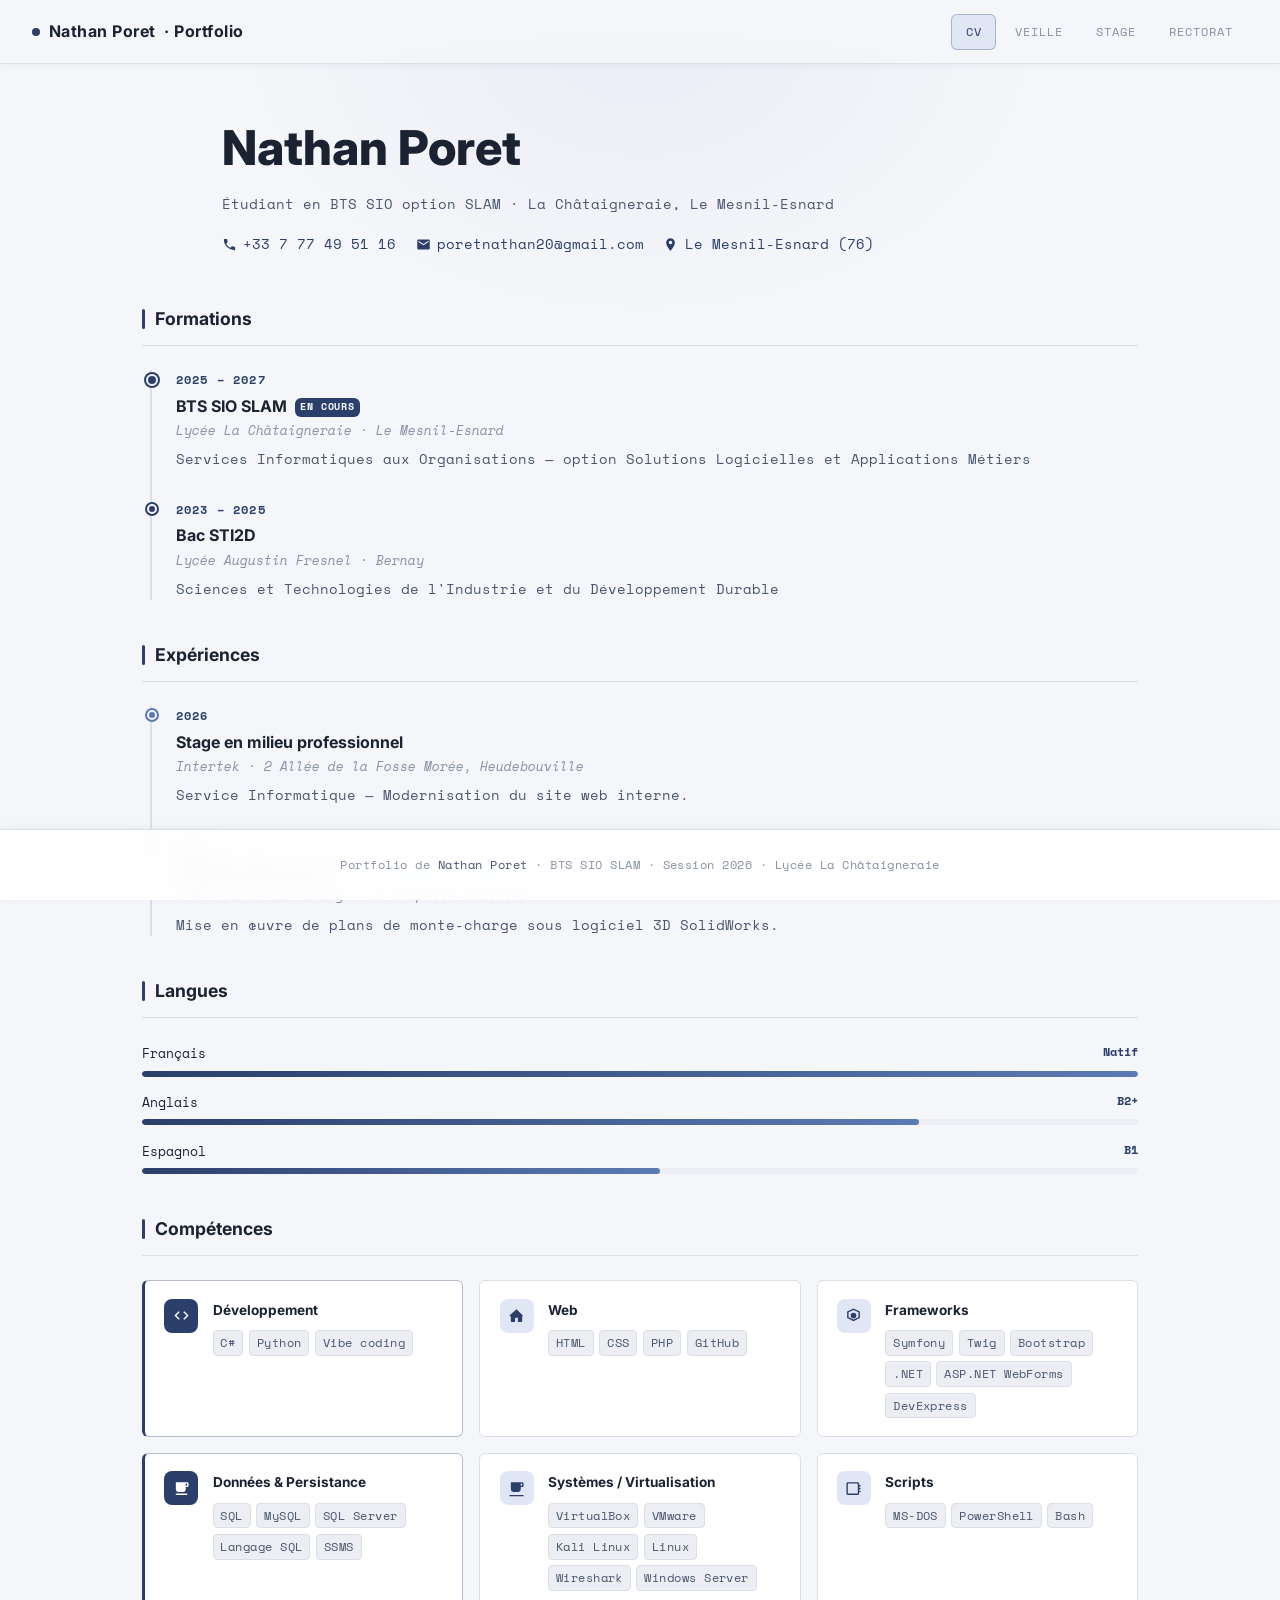
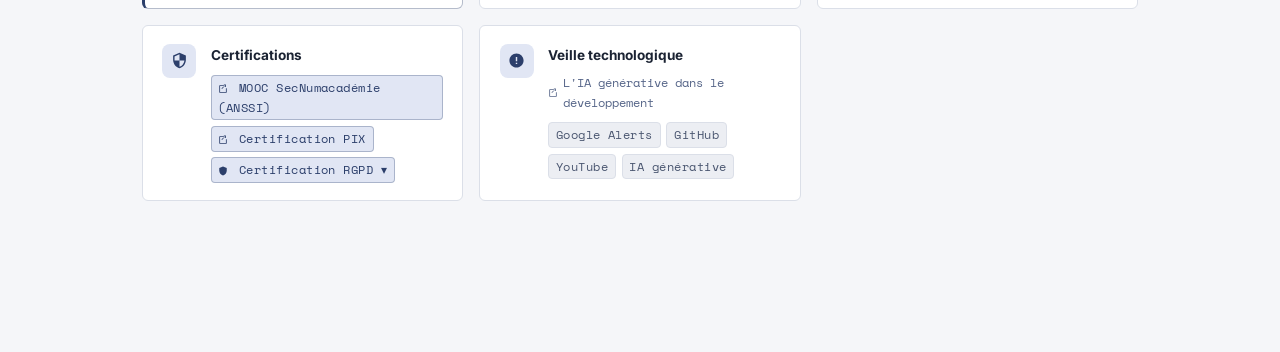
<file: index.html>
<!DOCTYPE html>
<html lang="fr">
<head>
  <meta charset="UTF-8" />
  <meta name="viewport" content="width=device-width, initial-scale=1.0" />
  <title>CV · Nathan Poret</title>
  <link rel="stylesheet" href="style.css" />
  <style>
    .rgpd-tag { position: relative; cursor: pointer; user-select: none; }
    .rgpd-dropdown {
      display: none;
      position: absolute;
      top: calc(100% + 8px);
      left: 0;
      background: var(--accent-light, #d4e8d6);
      border: 1px solid rgba(61,92,65,.25);
      border-radius: 8px;
      padding: .4rem 0;
      z-index: 999;
      min-width: 260px;
      box-shadow: 0 8px 24px rgba(61,92,65,.15);
      white-space: nowrap;
    }
    .rgpd-dropdown.open { display: block; }
    .rgpd-arrow { display: inline-block; transition: transform .25s ease; }
    .rgpd-tag.open .rgpd-arrow { transform: rotate(180deg); }
    .rgpd-dropdown a {
      display: block;
      padding: .5rem 1rem;
      font-size: .78rem;
      color: var(--accent, #3d5c41);
      text-decoration: none;
      font-weight: 500;
      transition: background .15s;
    }
    .rgpd-dropdown a:hover {
      background: rgba(61,92,65,.12);
      color: var(--accent, #3d5c41);
    }
    .hero-contact {
      display: flex;
      flex-wrap: wrap;
      gap: 1.2rem;
      margin-top: 1rem;
    }
    .hero-contact-item {
      display: inline-flex;
      align-items: center;
      gap: .4rem;
      font-size: .85rem;
      color: var(--accent, #3d5c41);
      text-decoration: none;
      font-weight: 500;
    }
    .hero-contact-item svg {
      width: 15px;
      height: 15px;
      fill: currentColor;
      flex-shrink: 0;
    }
    .cv-grid {
      grid-template-columns: 1fr;
    }
  </style>
</head>
<body>

<nav>
  <a href="index.html" class="nav-brand">
    <span class="nav-dot"></span>
    Nathan Poret<span class="nav-brand-full"> · Portfolio</span>
  </a>
  <div class="nav-links">
    <a href="index.html"    class="nav-link active">CV</a>
    <a href="veille.html"   class="nav-link">Veille</a>
    <a href="stage.html"    class="nav-link">Stage</a>
    <a href="rectorat.html" class="nav-link">Rectorat</a>
  </div>
</nav>

<!-- HERO -->
<div class="page-hero">
  <h1>Nathan Poret</h1>
  <p>Étudiant en BTS SIO option SLAM · La Châtaigneraie, <span style="white-space:nowrap">Le Mesnil-Esnard</span></p>
  <div class="hero-contact">
    <a href="tel:+33777495116" class="hero-contact-item">
      <svg viewBox="0 0 24 24"><path d="M6.62 10.79a15.05 15.05 0 006.59 6.59l2.2-2.2a1 1 0 011.01-.24c1.12.37 2.33.57 3.58.57a1 1 0 011 1V20a1 1 0 01-1 1A17 17 0 013 4a1 1 0 011-1h3.5a1 1 0 011 1c0 1.25.2 2.46.57 3.58a1 1 0 01-.25 1.01l-2.2 2.2z"/></svg>
      +33 7 77 49 51 16
    </a>
    <a href="mailto:poretnathan20@gmail.com" class="hero-contact-item">
      <svg viewBox="0 0 24 24"><path d="M20 4H4c-1.1 0-2 .9-2 2v12c0 1.1.9 2 2 2h16c1.1 0 2-.9 2-2V6c0-1.1-.9-2-2-2zm0 4l-8 5-8-5V6l8 5 8-5v2z"/></svg>
      poretnathan20@gmail.com
    </a>
    <span class="hero-contact-item">
      <svg viewBox="0 0 24 24"><path d="M12 2C8.13 2 5 5.13 5 9c0 5.25 7 13 7 13s7-7.75 7-13c0-3.87-3.13-7-7-7zm0 9.5A2.5 2.5 0 1112 6a2.5 2.5 0 010 5.5z"/></svg>
      Le Mesnil-Esnard (76)
    </span>
  </div>
</div>

<div class="page-body cv-body">

  <!-- ══ GRILLE PRINCIPALE ══ -->
  <div class="cv-grid">

    <!-- ── COLONNE UNIQUE ── -->
    <main class="cv-main">

      <!-- Formations -->
      <section class="cv-section">
        <h2 class="block-title">Formations</h2>

        <div class="timeline">
          <div class="tl-item tl-item--current">
            <div class="tl-dot"></div>
            <div class="tl-content">
              <div class="tl-period">2025 – 2027</div>
              <div class="tl-title">BTS SIO SLAM<span class="tl-badge-current">En cours</span></div>
              <div class="tl-place">Lycée La Châtaigneraie · Le Mesnil-Esnard</div>
              <p class="tl-desc">Services Informatiques aux Organisations — option Solutions Logicielles et Applications Métiers</p>
            </div>
          </div>
          <div class="tl-item">
            <div class="tl-dot"></div>
            <div class="tl-content">
              <div class="tl-period">2023 – 2025</div>
              <div class="tl-title">Bac STI2D</div>
              <div class="tl-place">Lycée Augustin Fresnel · Bernay</div>
              <p class="tl-desc">Sciences et Technologies de l'Industrie et du Développement Durable</p>
            </div>
          </div>
        </div>
      </section>

      <!-- Expériences -->
      <section class="cv-section">
        <h2 class="block-title">Expériences</h2>

        <div class="timeline">
          <div class="tl-item">
            <div class="tl-dot tl-dot--accent2"></div>
            <div class="tl-content">
              <div class="tl-period">2026</div>
              <div class="tl-title">Stage en milieu professionnel</div>
              <div class="tl-place">Intertek · 2 Allée de la Fosse Morée, Heudebouville</div>
              <p class="tl-desc">Service Informatique — Modernisation du site web interne.</p>
            </div>
          </div>
          <div class="tl-item">
            <div class="tl-dot tl-dot--accent2"></div>
            <div class="tl-content">
              <div class="tl-period">2022</div>
              <div class="tl-title">Stage de découverte</div>
              <div class="tl-place">ETNA France LDT Bourg · La Chapelle Gauthier</div>
              <p class="tl-desc">Mise en œuvre de plans de monte-charge sous logiciel 3D SolidWorks.</p>
            </div>
          </div>
        </div>
      </section>

      <!-- Langues -->
      <section class="cv-section">
        <h2 class="block-title">Langues</h2>

        <div class="lang-item">
          <div class="lang-row">
            <span>Français</span>
            <span class="lang-level">Natif</span>
          </div>
          <div class="bar-wrap"><div class="bar-fill" style="width:100%"></div></div>
        </div>
        <div class="lang-item" style="margin-top:.9rem">
          <div class="lang-row">
            <span>Anglais</span>
            <span class="lang-level">B2+</span>
          </div>
          <div class="bar-wrap"><div class="bar-fill" style="width:78%"></div></div>
        </div>
        <div class="lang-item" style="margin-top:.9rem">
          <div class="lang-row">
            <span>Espagnol</span>
            <span class="lang-level">B1</span>
          </div>
          <div class="bar-wrap"><div class="bar-fill" style="width:52%"></div></div>
        </div>
      </section>

      <!-- Compétences -->
      <section class="cv-section">
        <h2 class="block-title">Compétences</h2>

        <div class="comp-grid">

          <div class="comp-card comp-card--featured">
            <div class="comp-icon">
              <svg viewBox="0 0 24 24"><path d="M9.4 16.6L4.8 12l4.6-4.6L8 6l-6 6 6 6 1.4-1.4zm5.2 0l4.6-4.6-4.6-4.6L16 6l6 6-6 6-1.4-1.4z"/></svg>
            </div>
            <div class="comp-body">
              <div class="comp-title">Développement</div>
              <div class="comp-tags">
                <span class="tag">C#</span>
                <span class="tag">Python</span>
                <span class="tag">Vibe coding</span>
              </div>
            </div>
          </div>

          <div class="comp-card">
            <div class="comp-icon">
              <svg viewBox="0 0 24 24"><path d="M12 3L2 12l1.41 1.41L4 12.83V20a1 1 0 001 1h5v-6h4v6h5a1 1 0 001-1v-7.17l.59.58L21 12z"/></svg>
            </div>
            <div class="comp-body">
              <div class="comp-title">Web</div>
              <div class="comp-tags">
                <span class="tag">HTML</span>
                <span class="tag">CSS</span>
                <span class="tag">PHP</span>
                <span class="tag">GitHub</span>
              </div>
            </div>
          </div>

          <div class="comp-card">
            <div class="comp-icon">
              <svg viewBox="0 0 24 24"><path d="M12 2l9 4.5v9L12 20l-9-4.5v-9L12 2zm0 2.24L5 7.38v7.24l7 3.14 7-3.14V7.38l-7-3.14zM12 8a4 4 0 110 8 4 4 0 010-8z"/></svg>
            </div>
            <div class="comp-body">
              <div class="comp-title">Frameworks</div>
              <div class="comp-tags">
                <span class="tag">Symfony</span>
                <span class="tag">Twig</span>
                <span class="tag">Bootstrap</span>
                <span class="tag">.NET</span>
                <span class="tag">ASP.NET WebForms</span>
                <span class="tag">DevExpress</span>
              </div>
            </div>
          </div>

          <div class="comp-card comp-card--featured">
            <div class="comp-icon">
              <svg viewBox="0 0 24 24"><path d="M20 3H4v10c0 2.21 1.79 4 4 4h6c2.21 0 4-1.79 4-4v-3h2c1.11 0 2-.89 2-2V5c0-1.11-.89-2-2-2zm0 5h-2V5h2v3zM4 19h16v2H4z"/></svg>
            </div>
            <div class="comp-body">
              <div class="comp-title">Données & Persistance</div>
              <div class="comp-tags">
                <span class="tag">SQL</span>
                <span class="tag">MySQL</span>
                <span class="tag">SQL Server</span>
                <span class="tag">Langage SQL</span>
                <span class="tag">SSMS</span>
              </div>
            </div>
          </div>

          <div class="comp-card">
            <div class="comp-icon">
              <svg viewBox="0 0 24 24"><path d="M20 3H4v10c0 2.21 1.79 4 4 4h6c2.21 0 4-1.79 4-4v-3h2c1.11 0 2-.89 2-2V5c0-1.11-.89-2-2-2zm0 5h-2V5h2v3zM2 21h20v2H2z"/></svg>
            </div>
            <div class="comp-body">
              <div class="comp-title">Systèmes / Virtualisation</div>
              <div class="comp-tags">
                <span class="tag">VirtualBox</span>
                <span class="tag">VMware</span>
                <span class="tag">Kali Linux</span>
                <span class="tag">Linux</span>
                <span class="tag">Wireshark</span>
                <span class="tag">Windows Server</span>
              </div>
            </div>
          </div>

          <div class="comp-card">
            <div class="comp-icon">
              <svg viewBox="0 0 24 24"><path d="M22 9V7h-2V5c0-1.1-.9-2-2-2H4c-1.1 0-2 .9-2 2v14c0 1.1.9 2 2 2h14c1.1 0 2-.9 2-2v-2h2v-2h-2v-2h2v-2h-2V9h2zm-4 10H4V5h14v14z"/></svg>
            </div>
            <div class="comp-body">
              <div class="comp-title">Scripts</div>
              <div class="comp-tags">
                <span class="tag">MS-DOS</span>
                <span class="tag">PowerShell</span>
                <span class="tag">Bash</span>
              </div>
            </div>
          </div>

          <div class="comp-card">
            <div class="comp-icon">
              <svg viewBox="0 0 24 24"><path d="M12 1L3 5v6c0 5.55 3.84 10.74 9 12 5.16-1.26 9-6.45 9-12V5l-9-4zm0 10.99h7c-.53 4.12-3.28 7.79-7 8.94V12H5V6.3l7-3.11v8.8z"/></svg>
            </div>
            <div class="comp-body">
              <div class="comp-title">Certifications</div>
              <div class="comp-tags">
                <a href="MoocDeLansiiAttestation.pdf" target="_blank" rel="noopener" class="tag tag--accent tag--link">
                  <svg viewBox="0 0 24 24" style="width:10px;height:10px;display:inline-block;vertical-align:middle;margin-right:3px;"><path d="M14 3v2H5v14h14v-9h2v10a1 1 0 01-1 1H4a1 1 0 01-1-1V4a1 1 0 011-1h10zm5-2v6h-2V4.414l-7.293 7.293-1.414-1.414L17.586 3H14V1h6z"/></svg>
                  MOOC SecNumacadémie (ANSSI)
                </a>
                <a href="NPO_certifPix.jpg" target="_blank" rel="noopener" class="tag tag--accent tag--link">
                  <svg viewBox="0 0 24 24" style="width:10px;height:10px;display:inline-block;vertical-align:middle;margin-right:3px;"><path d="M14 3v2H5v14h14v-9h2v10a1 1 0 01-1 1H4a1 1 0 01-1-1V4a1 1 0 011-1h10zm5-2v6h-2V4.414l-7.293 7.293-1.414-1.414L17.586 3H14V1h6z"/></svg>
                  Certification PIX
                </a>
                <span class="tag tag--accent tag--link rgpd-tag" id="rgpdToggle" role="button" tabindex="0">
                  <svg viewBox="0 0 24 24" style="width:10px;height:10px;display:inline-block;vertical-align:middle;margin-right:3px;"><path d="M12 1L3 5v6c0 5.55 3.84 10.74 9 12 5.16-1.26 9-6.45 9-12V5l-9-4z"/></svg>
                  Certification RGPD <span class="rgpd-arrow">▾</span>
                  <span class="rgpd-dropdown" id="rgpdDropdown">
                    <a href="NPO_certifRGPDM1.pdf" target="_blank" rel="noopener">Module 1 — Notions clés</a>
                    <a href="NPO_certifRGPDM2.pdf" target="_blank" rel="noopener">Module 2 — Protection des données</a>
                    <a href="NPO_certifRGPDM3.pdf" target="_blank" rel="noopener">Module 3 — Responsabilités des acteurs</a>
                    <a href="NPO_certifRGPDM4.pdf" target="_blank" rel="noopener">Module 4 — DPO &amp; conformité</a>
                    <a href="NPO_certifRGPDM5.pdf" target="_blank" rel="noopener">Module 5 — Collectivités territoriales</a>
                  </span>
                </span>
              </div>
            </div>
          </div>

          <div class="comp-card">
            <div class="comp-icon">
              <svg viewBox="0 0 24 24"><path d="M12 2C6.48 2 2 6.48 2 12s4.48 10 10 10 10-4.48 10-10S17.52 2 12 2zm1 15h-2v-2h2v2zm0-4h-2V7h2v6z"/></svg>
            </div>
            <div class="comp-body">
              <div class="comp-title">Veille technologique</div>
              <a href="veille.html" style="display:flex; align-items:center; gap:.3rem; font-size:.75rem; font-weight:500; color:var(--accent,#3d5c41); text-decoration:none; opacity:.8; margin:-.15rem 0 .55rem;">
                <svg viewBox="0 0 24 24" style="width:10px;height:10px;flex-shrink:0;"><path d="M14 3v2H5v14h14v-9h2v10a1 1 0 01-1 1H4a1 1 0 01-1-1V4a1 1 0 011-1h10zm5-2v6h-2V4.414l-7.293 7.293-1.414-1.414L17.586 3H14V1h6z"/></svg>
                L'IA générative dans le développement
              </a>
              <div class="comp-tags">
                <span class="tag">Google Alerts</span>
                <span class="tag">GitHub</span>
                <span class="tag">YouTube</span>
                <span class="tag">IA générative</span>
              </div>
            </div>
          </div>

        </div>
      </section>

    </main>
  </div><!-- /cv-grid -->

</div><!-- /page-body -->

<footer>
  Portfolio de <a href="index.html">Nathan Poret</a> · BTS SIO SLAM · Session 2026 · Lycée La Châtaigneraie
</footer>

<script>
  const rgpdToggle = document.getElementById('rgpdToggle');
  const rgpdDropdown = document.getElementById('rgpdDropdown');
  if (rgpdToggle && rgpdDropdown) {
    rgpdToggle.addEventListener('click', (e) => {
      e.stopPropagation();
      rgpdDropdown.classList.toggle('open');
      rgpdToggle.classList.toggle('open');
    });
    document.addEventListener('click', () => {
      rgpdDropdown.classList.remove('open');
      rgpdToggle.classList.remove('open');
    });
    rgpdDropdown.querySelectorAll('a').forEach(a => a.addEventListener('click', e => e.stopPropagation()));
  }
</script>
<script src="nav.js"></script>
</body>
</html>
</file>
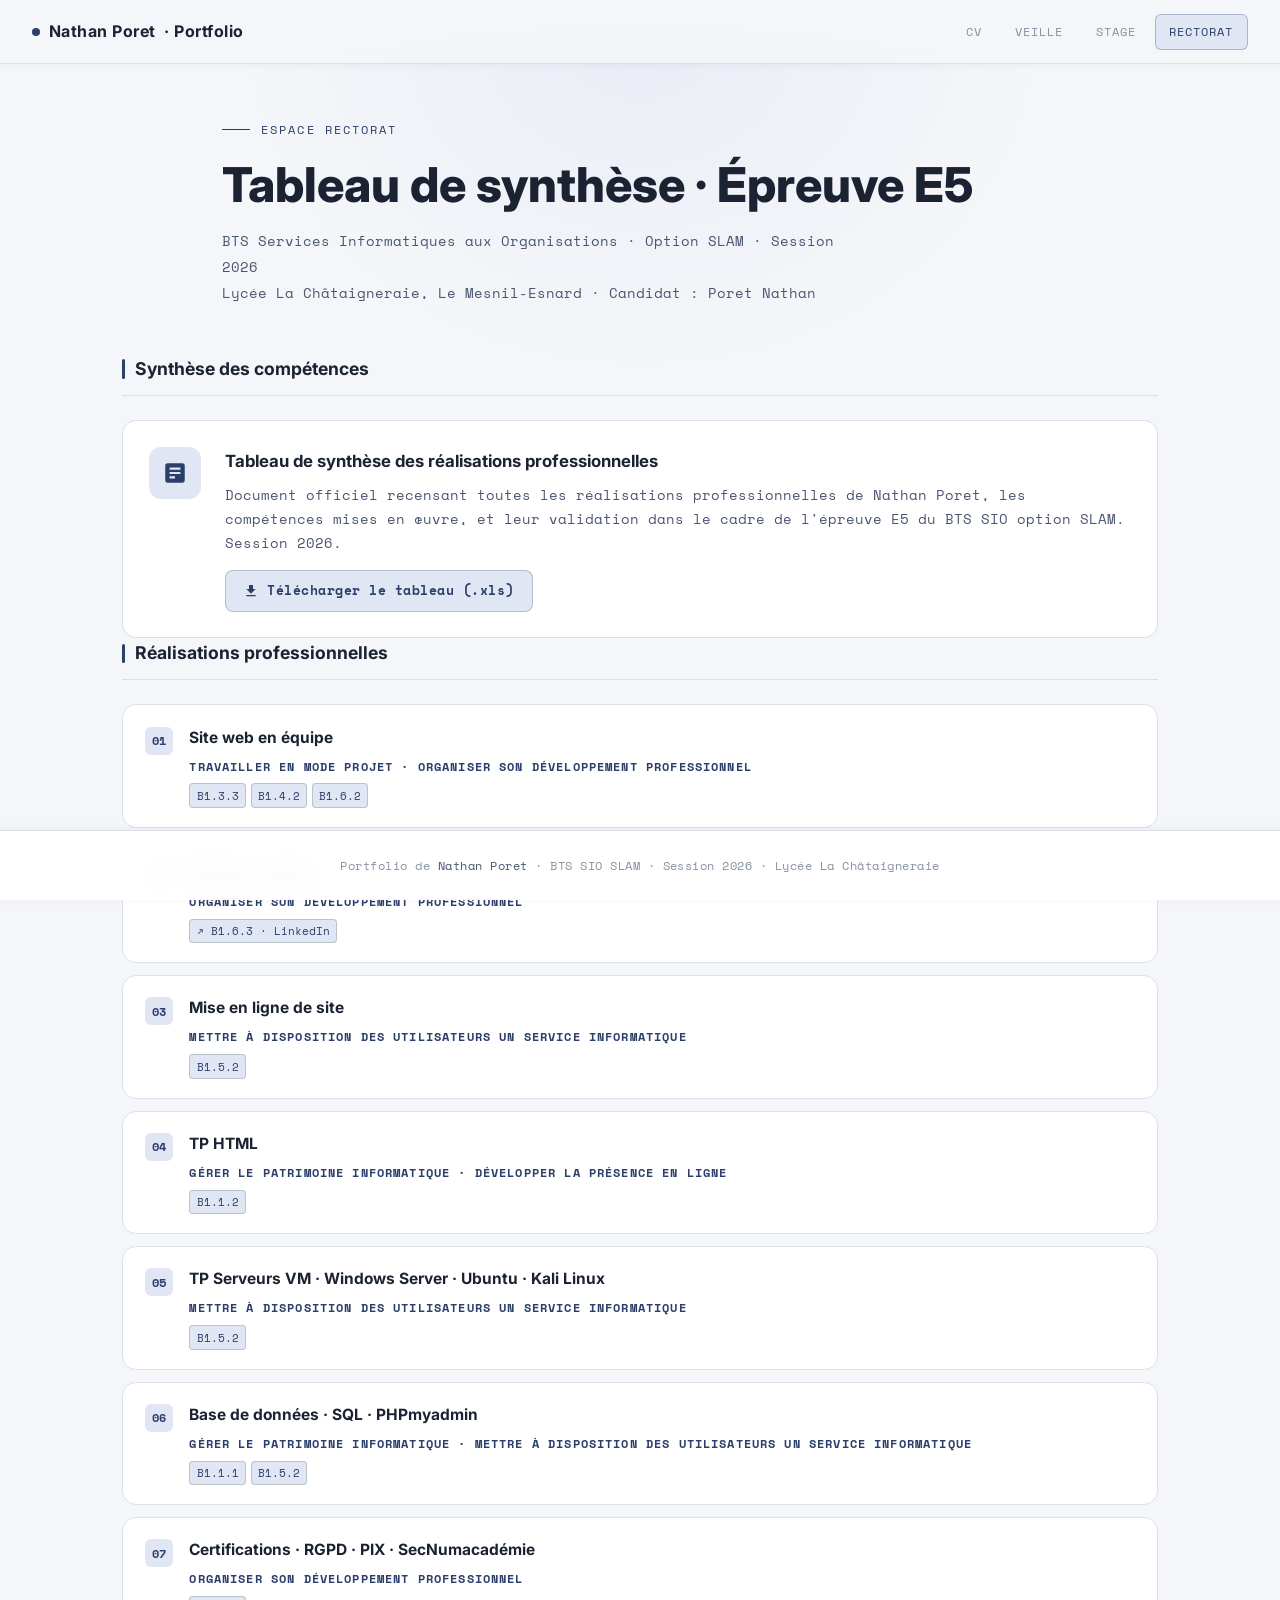
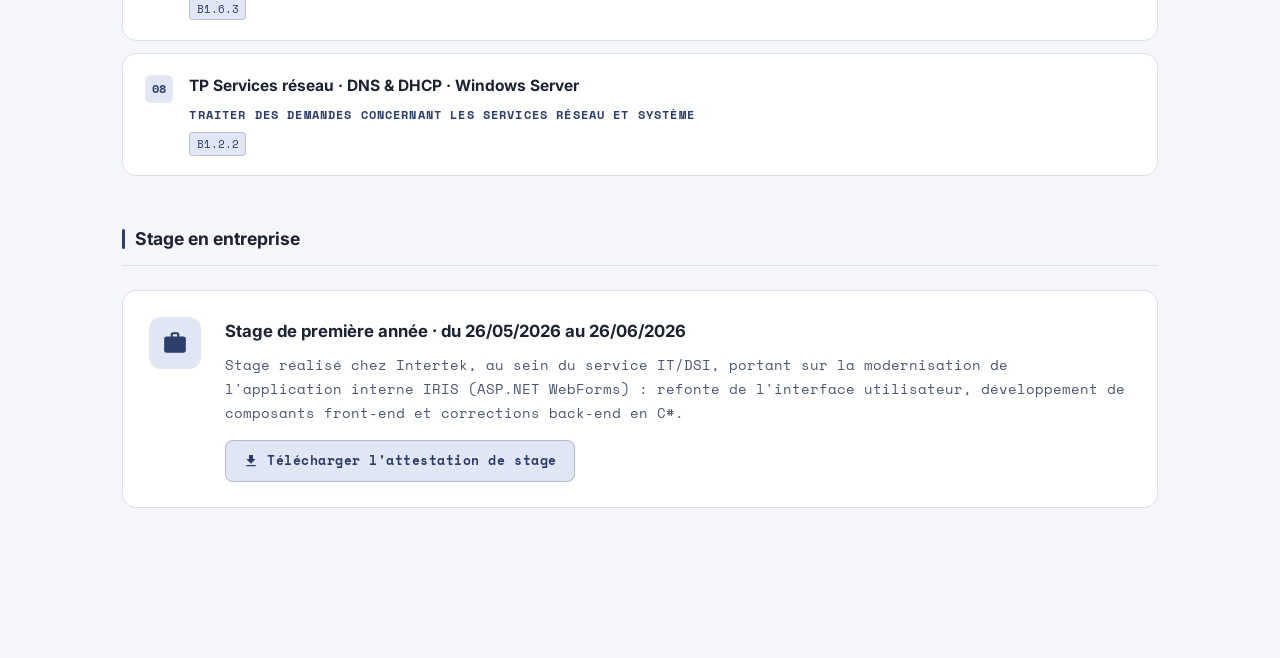
<file: rectorat.html>
<!DOCTYPE html>
<html lang="fr">
<head>
  <meta charset="UTF-8" />
  <meta name="viewport" content="width=device-width, initial-scale=1.0" />
  <title>Rectorat · Nathan Poret</title>
  <link rel="stylesheet" href="style.css" />
</head>
<body>

<nav>
  <a href="index.html" class="nav-brand">
    <span class="nav-dot"></span>
    Nathan Poret<span class="nav-brand-full"> · Portfolio</span>
  </a>
  <div class="nav-links">
    <a href="index.html"    class="nav-link">CV</a>
    <a href="veille.html"   class="nav-link">Veille</a>
    <a href="stage.html"    class="nav-link">Stage</a>
    <a href="rectorat.html" class="nav-link active">Rectorat</a>
  </div>
</nav>

<!-- HERO -->
<div class="page-hero">
  <div class="eyebrow">Espace Rectorat</div>
  <h1>Tableau de synthèse · Épreuve E5</h1>
  <p>BTS Services Informatiques aux Organisations · Option SLAM · Session 2026<br>
  Lycée La Châtaigneraie, Le Mesnil-Esnard · Candidat : Poret Nathan</p>
</div>

<div class="page-body rectorat-body">

  <!-- Téléchargement -->
  <h2 class="block-title">Synthèse des compétences</h2>
  <div class="recto-card">
    <div class="recto-icon">
      <svg viewBox="0 0 24 24"><path d="M19 3H5c-1.1 0-2 .9-2 2v14c0 1.1.9 2 2 2h14c1.1 0 2-.9 2-2V5c0-1.1-.9-2-2-2zm-7 14H7v-2h5v2zm5-4H7v-2h10v2zm0-4H7V7h10v2z"/></svg>
    </div>
    <div class="recto-info">
      <h2>Tableau de synthèse des réalisations professionnelles</h2>
      <p>
        Document officiel recensant toutes les réalisations professionnelles de Nathan Poret,
        les compétences mises en œuvre, et leur validation dans le cadre de l'épreuve E5 du BTS SIO option SLAM.
        Session 2026.
      </p>
      <div class="btn-group">
        <!-- Remplace par le vrai chemin de ton fichier une fois hébergé -->
        <a class="btn btn-primary" href="NPO_bilanCompetences.xls" download>
          <svg viewBox="0 0 24 24"><path d="M19 9h-4V3H9v6H5l7 7 7-7zM5 18v2h14v-2H5z"/></svg>
          Télécharger le tableau (.xls)
        </a>
      </div>
    </div>
  </div>


  <!-- Réalisations professionnelles -->
  <section class="block">
    <h2 class="block-title">Réalisations professionnelles</h2>

    <style>
      .real-grid {
        display: flex;
        flex-direction: column;
        gap: .75rem;
      }
      .real-card {
        background: var(--bg2);
        border: 1px solid var(--border);
        border-radius: var(--radius-lg);
        padding: 1.2rem 1.4rem;
        transition: border-color .25s, box-shadow .25s, transform .2s;
      }

      .real-card--empty {
        border-style: dashed;
        opacity: .6;
      }
      .real-card .real-link {
        display: flex;
        align-items: flex-start;
        gap: 1rem;
        text-decoration: none;
        color: inherit;
        cursor: default;
        pointer-events: none;
      }
      .real-num {
        min-width: 28px;
        height: 28px;
        border-radius: 6px;
        background: var(--accent-light);
        color: var(--accent);
        font-family: var(--font-mono);
        font-size: .72rem;
        font-weight: 700;
        display: flex;
        align-items: center;
        justify-content: center;
        flex-shrink: 0;
        margin-top: 2px;
      }
      .real-body { flex: 1; }
      .real-title {
        font-family: var(--font-head);
        font-size: .97rem;
        font-weight: 700;
        color: var(--text);
        margin-bottom: .35rem;
        display: flex;
        align-items: center;
        gap: .5rem;
      }
      .real-title svg {
        width: 13px; height: 13px;
        color: var(--accent);
        opacity: .7;
        flex-shrink: 0;
      }
      .real-comp-main {
        font-size: .72rem;
        text-transform: uppercase;
        letter-spacing: .1em;
        color: var(--accent);
        font-weight: 700;
        margin-bottom: .45rem;
      }
      .real-tags {
        display: flex;
        flex-wrap: wrap;
        gap: .3rem;
      }
      .real-tag {
        font-size: .7rem;
        font-family: var(--font-mono);
        background: var(--bg3);
        border: 1px solid var(--border);
        color: var(--text-sub);
        padding: .15em .55em;
        border-radius: 4px;
      }
      .real-tag--accent {
        background: var(--accent-light);
        border-color: rgba(61,92,65,.25);
        color: var(--accent);
      }
      a.real-tag--accent {
        text-decoration: none;
        transition: background .18s, transform .15s, box-shadow .18s;
        cursor: pointer;
        pointer-events: all !important;
      }
      a.real-tag--accent:hover {
        background: var(--accent);
        color: #fff;
        border-color: var(--accent);
        transform: translateY(-1px);
        box-shadow: 0 3px 10px rgba(61,92,65,.22);
      }
      a.real-tag--accent:hover svg { fill: #fff; }
      .real-empty-label {
        font-size: .85rem;
        color: var(--text-muted);
        display: flex;
        align-items: center;
        gap: .6rem;
      }
      .real-empty-label svg { width: 16px; height: 16px; opacity: .4; }
    </style>

    <div class="real-grid">

      <!-- 1 -->
      <div class="real-card">
        <div class="real-link">
          <div class="real-num">01</div>
          <div class="real-body">
            <div class="real-title">Site web en équipe</div>
            <div class="real-comp-main">Travailler en mode projet · Organiser son développement professionnel</div>
            <div class="real-tags">
              <a href="competence.html?code=B1.3.3&real=01&from=rectorat" class="real-tag real-tag--accent" title="Voir la compétence B1.3.3">B1.3.3</a>
              <a href="competence.html?code=B1.4.2&real=01&from=rectorat" class="real-tag real-tag--accent" title="Voir la compétence B1.4.2">B1.4.2</a>
              <a href="competence.html?code=B1.6.2&real=01&from=rectorat" class="real-tag real-tag--accent" title="Voir la compétence B1.6.2">B1.6.2</a>
            </div>
          </div>
        </div>
      </div>

      <!-- 2 -->
      <div class="real-card">
        <div class="real-link">
          <div class="real-num">02</div>
          <div class="real-body">
            <div class="real-title">Réseaux sociaux</div>
            <div class="real-comp-main">Organiser son développement professionnel</div>
            <div class="real-tags">
              <a class="real-tag real-tag--accent" href="competence.html?code=B1.6.3&real=02&from=rectorat" style="text-decoration:none;pointer-events:all;cursor:pointer;" title="Voir la compétence B1.6.3">↗ B1.6.3 · LinkedIn</a>
            </div>
          </div>
        </div>
      </div>

      <!-- 3 -->
      <div class="real-card">
        <div class="real-link">
          <div class="real-num">03</div>
          <div class="real-body">
            <div class="real-title">Mise en ligne de site</div>
            <div class="real-comp-main">Mettre à disposition des utilisateurs un service informatique</div>
            <div class="real-tags">
              <a href="competence.html?code=B1.5.2&real=03&from=rectorat" class="real-tag real-tag--accent" title="Voir la compétence B1.5.2">B1.5.2</a>
            </div>
          </div>
        </div>
      </div>

      <!-- 4 -->
      <div class="real-card">
        <div class="real-link">
          <div class="real-num">04</div>
          <div class="real-body">
            <div class="real-title">TP HTML</div>
            <div class="real-comp-main">Gérer le patrimoine informatique · Développer la présence en ligne</div>
            <div class="real-tags">
              <a href="competence.html?code=B1.1.2&real=04&from=rectorat" class="real-tag real-tag--accent" title="Voir la compétence B1.1.2">B1.1.2</a>
            </div>
          </div>
        </div>
      </div>

      <!-- 4 -->
      <div class="real-card">
        <div class="real-link">
          <div class="real-num">05</div>
          <div class="real-body">
            <div class="real-title">TP Serveurs VM · Windows Server · Ubuntu · Kali Linux</div>
            <div class="real-comp-main">Mettre à disposition des utilisateurs un service informatique</div>
            <div class="real-tags">
              <a href="competence.html?code=B1.5.2&real=05&from=rectorat" class="real-tag real-tag--accent" title="Voir la compétence B1.5.2">B1.5.2</a>
            </div>
          </div>
        </div>
      </div>

      <!-- 5 -->
      <div class="real-card">
        <div class="real-link">
          <div class="real-num">06</div>
          <div class="real-body">
            <div class="real-title">Base de données · SQL · PHPmyadmin</div>
            <div class="real-comp-main">Gérer le patrimoine informatique · Mettre à disposition des utilisateurs un service informatique</div>
            <div class="real-tags">
              <a href="competence.html?code=B1.1.1&real=06&from=rectorat" class="real-tag real-tag--accent" title="Voir la compétence B1.1.1">B1.1.1</a>
              <a href="competence.html?code=B1.5.2&real=06&from=rectorat" class="real-tag real-tag--accent" title="Voir la compétence B1.5.2">B1.5.2</a>
            </div>
          </div>
        </div>
      </div>

      <!-- 7 -->
      <div class="real-card">
        <div class="real-link">
          <div class="real-num">07</div>
          <div class="real-body">
            <div class="real-title">Certifications · RGPD · PIX · SecNumacadémie</div>
            <div class="real-comp-main">Organiser son développement professionnel</div>
            <div class="real-tags">
              <a href="competence.html?code=B1.6.3&real=07&from=rectorat" class="real-tag real-tag--accent" title="Voir la compétence B1.6.3">B1.6.3</a>
            </div>
          </div>
        </div>
      </div>

      <!-- 8 -->
      <div class="real-card">
        <div class="real-link">
          <div class="real-num">08</div>
          <div class="real-body">
            <div class="real-title">TP Services réseau · DNS &amp; DHCP · Windows Server</div>
            <div class="real-comp-main">Traiter des demandes concernant les services réseau et système</div>
            <div class="real-tags">
              <a href="competence.html?code=B1.2.2&real=08&from=rectorat" class="real-tag real-tag--accent" title="Voir la compétence B1.2.2">B1.2.2</a>
            </div>
          </div>
        </div>
      </div>

    </div>
  </section>

  <!-- Stage de première année -->
  <h2 class="block-title">Stage en entreprise</h2>
  <div class="recto-card">
    <div class="recto-icon">
      <svg viewBox="0 0 24 24"><path d="M20 6h-4V4c0-1.1-.9-2-2-2h-4c-1.1 0-2 .9-2 2v2H4c-1.1 0-2 .9-2 2v11c0 1.1.9 2 2 2h16c1.1 0 2-.9 2-2V8c0-1.1-.9-2-2-2zm-6 0h-4V4h4v2z"/></svg>
    </div>
    <div class="recto-info">
      <h2>Stage de première année · du 26/05/2026 au 26/06/2026</h2>
      <p>
        Stage réalisé chez Intertek, au sein du service IT/DSI, portant sur la modernisation
        de l'application interne IRIS (ASP.NET WebForms) : refonte de l'interface utilisateur,
        développement de composants front-end et corrections back-end en C#.
      </p>
      <div class="btn-group">
        <!-- Remplace par le vrai chemin de l'attestation une fois hébergée -->
        <a class="btn btn-primary" href="NPO_attestationDeStage.jpg" download>
          <svg viewBox="0 0 24 24"><path d="M19 9h-4V3H9v6H5l7 7 7-7zM5 18v2h14v-2H5z"/></svg>
          Télécharger l'attestation de stage
        </a>
      </div>
    </div>
  </div>

</div>

<footer>
  Portfolio de <a href="index.html">Nathan Poret</a> · BTS SIO SLAM · Session 2026 · Lycée La Châtaigneraie
</footer>

<script src="nav.js"></script>
</body>
</html>
</file>
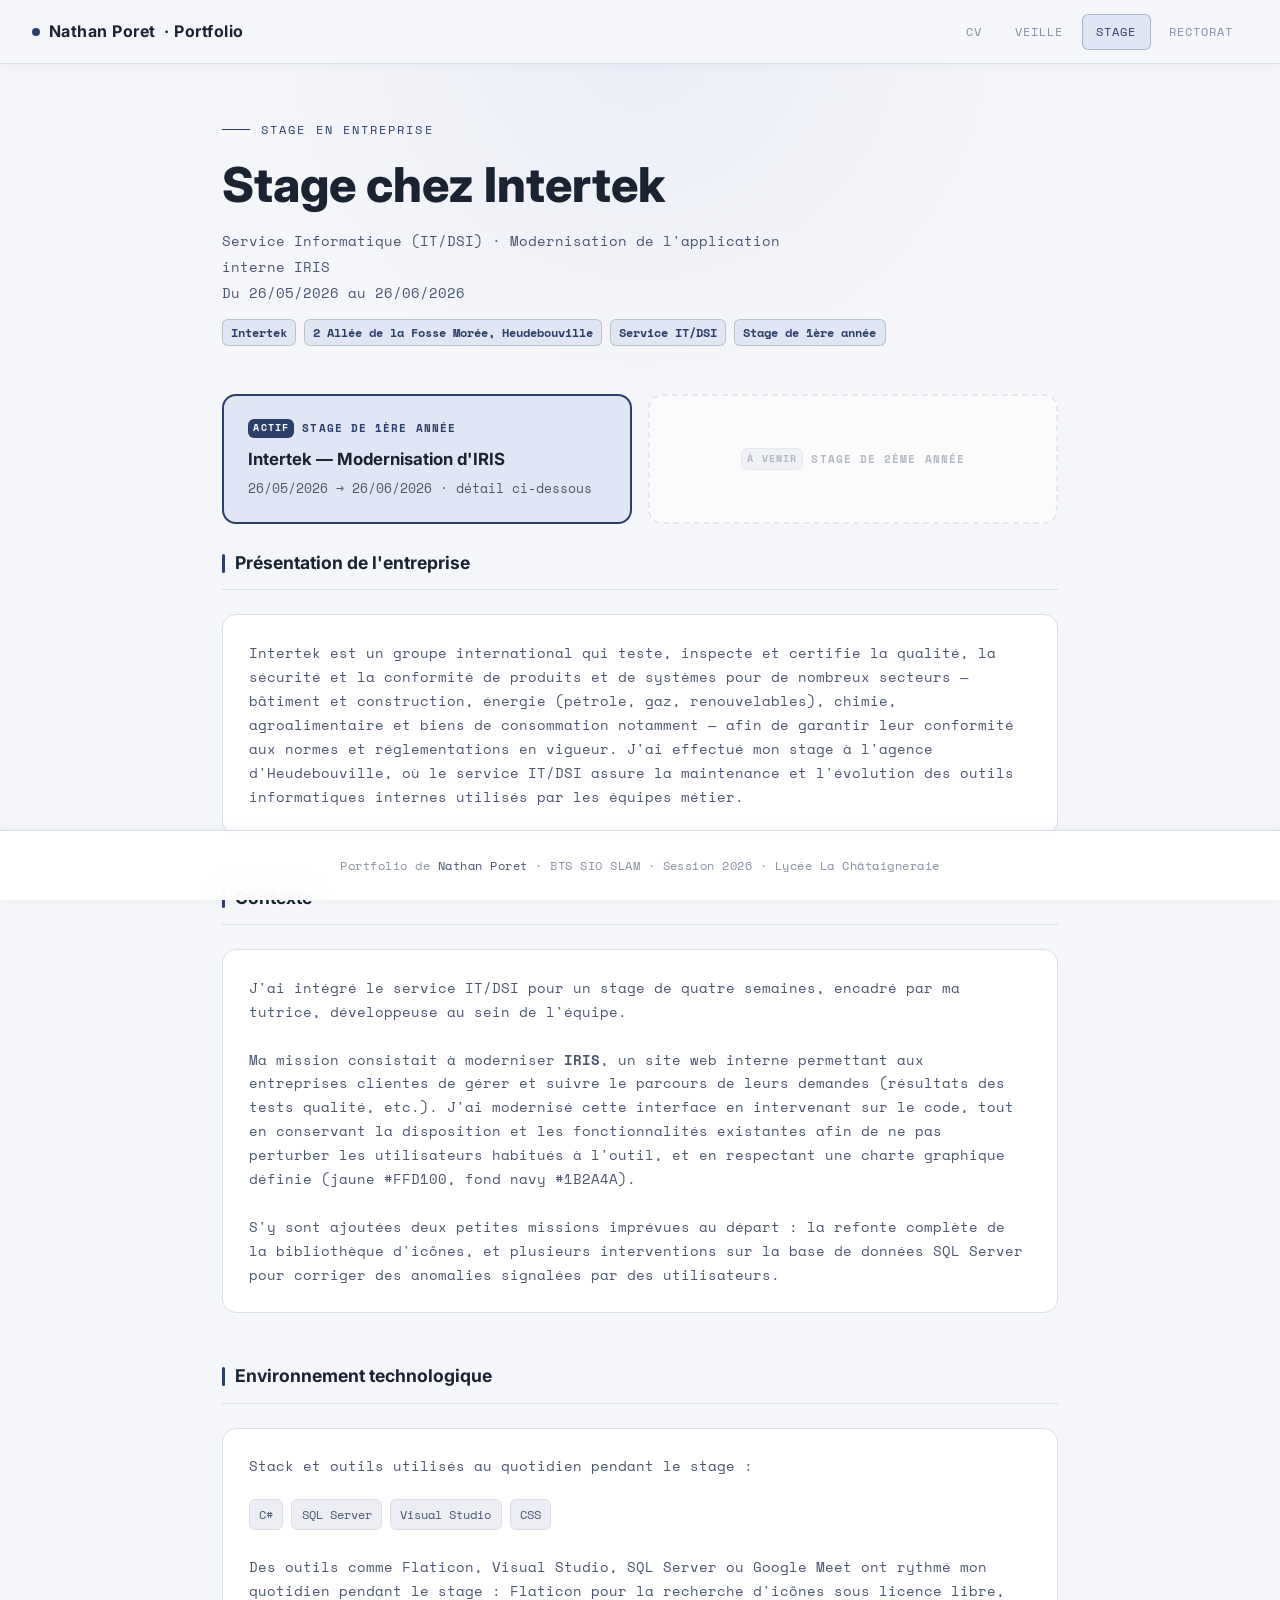
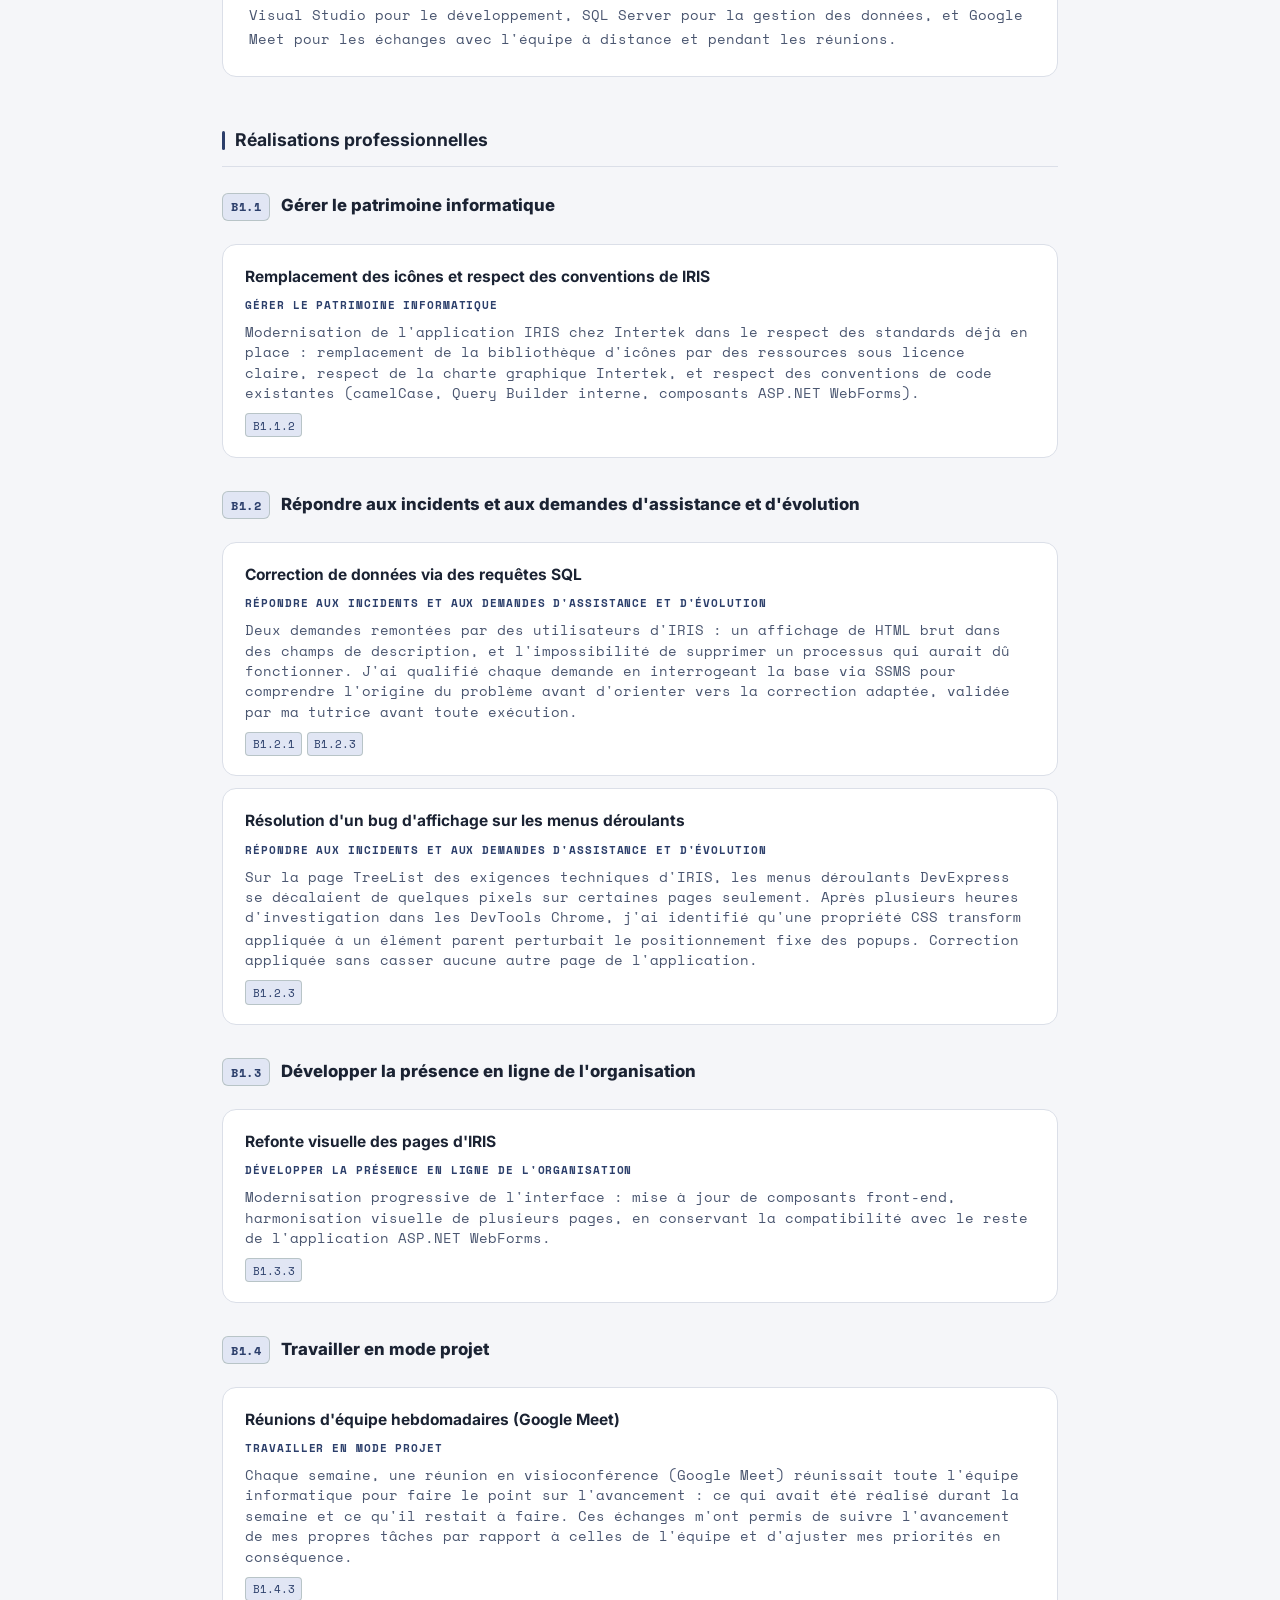
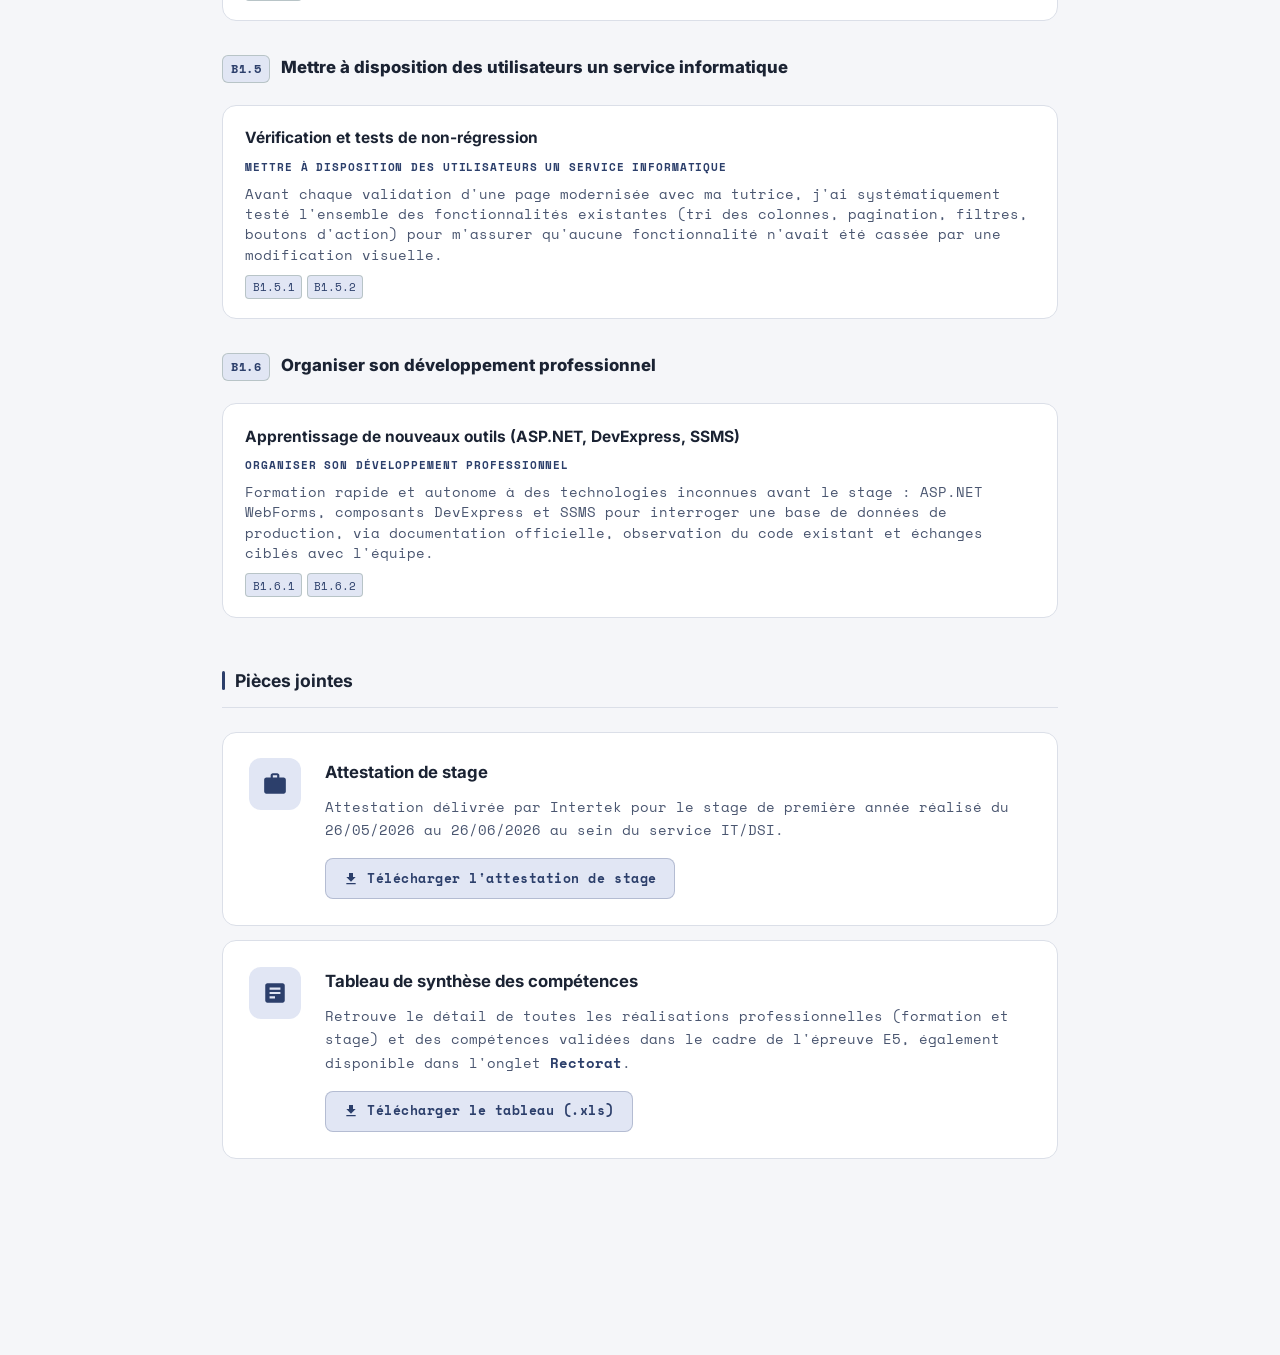
<file: stage.html>
<!DOCTYPE html>
<html lang="fr">
<head>
  <meta charset="UTF-8" />
  <meta name="viewport" content="width=device-width, initial-scale=1.0" />
  <title>Stage · Nathan Poret</title>
  <link rel="stylesheet" href="style.css" />
  <style>
    .stage-meta {
      display: flex;
      flex-wrap: wrap;
      gap: .5rem;
      margin-top: .8rem;
    }
    .stage-meta span {
      font-size: .72rem;
      font-family: var(--font-mono);
      background: var(--accent-light);
      color: var(--accent);
      border: 1px solid rgba(61,92,65,.25);
      padding: .25em .7em;
      border-radius: 6px;
      font-weight: 600;
    }
    .stack-grid {
      display: flex;
      flex-wrap: wrap;
      gap: .5rem;
      margin-top: .6rem;
    }
    .stack-tag {
      font-size: .78rem;
      font-family: var(--font-mono);
      background: var(--bg3);
      border: 1px solid var(--border);
      color: var(--text-sub);
      padding: .3em .75em;
      border-radius: 6px;
    }
    .comp-blocks-grid {
      display: flex;
      flex-direction: column;
      gap: 2rem;
    }
    .comp-block-head {
      display: flex;
      align-items: baseline;
      gap: .65rem;
      flex-wrap: wrap;
      margin-bottom: 1.4rem;
    }
    .comp-block-code {
      font-family: var(--font-mono);
      font-size: .78rem;
      font-weight: 800;
      color: var(--accent);
      background: var(--accent-light);
      border: 1px solid rgba(61,92,65,.25);
      padding: .2em .65em;
      border-radius: 6px;
      letter-spacing: .04em;
      flex-shrink: 0;
    }
    .comp-block-title {
      font-family: var(--font-head);
      font-size: 1.05rem;
      font-weight: 800;
      color: var(--text);
      margin: 0;
    }
    .comp-block-def {
      font-size: .84rem;
      color: var(--text-sub);
      line-height: 1.65;
      max-width: 780px;
      margin: .5rem 0 1rem;
    }
    .mission-grid {
      display: flex;
      flex-direction: column;
      gap: .75rem;
    }
    .mission-card {
      background: var(--bg2);
      border: 1px solid var(--border);
      border-radius: var(--radius-lg);
      padding: 1.2rem 1.4rem;
    }
    .mission-head {
      display: flex;
      align-items: flex-start;
      justify-content: space-between;
      gap: 1rem;
      flex-wrap: wrap;
    }
    .mission-title {
      font-family: var(--font-head);
      font-size: .97rem;
      font-weight: 700;
      color: var(--text);
    }
    .mission-comp {
      font-size: .7rem;
      font-family: var(--font-mono);
      text-transform: uppercase;
      letter-spacing: .08em;
      color: var(--accent);
      font-weight: 700;
      margin-top: .3rem;
    }
    .mission-desc {
      font-size: .85rem;
      color: var(--text-sub);
      margin-top: .5rem;
      line-height: 1.5;
    }
    .mission-tags {
      display: flex;
      flex-wrap: wrap;
      gap: .3rem;
      margin-top: .6rem;
    }
    .mission-tag {
      font-size: .7rem;
      font-family: var(--font-mono);
      background: var(--accent-light);
      border: 1px solid rgba(61,92,65,.25);
      color: var(--accent);
      padding: .15em .55em;
      border-radius: 4px;
      text-decoration: none;
      transition: background .18s, color .18s;
    }
    .mission-tag:hover {
      background: var(--accent);
      color: #fff;
    }
    .mission-tag--pending {
      background: var(--bg3);
      border-style: dashed;
      color: var(--text-muted);
      cursor: default;
    }
    .mission-tag--pending:hover {
      background: var(--bg3);
      color: var(--text-muted);
    }
    .mission-comp-names {
      margin-top: .55rem;
      display: flex;
      flex-direction: column;
      gap: .25rem;
    }
    .mission-comp-name {
      font-size: .76rem;
      color: var(--text-sub);
      line-height: 1.4;
    }
    .mission-comp-name b {
      font-family: var(--font-mono);
      color: var(--accent);
      font-weight: 700;
      margin-right: .4rem;
    }
    .before-after {
      display: flex;
      gap: 1rem;
      margin-top: .8rem;
      flex-wrap: wrap;
    }
    .before-after > div { flex: 1; min-width: 200px; }
    .before-after .label {
      font-size: .68rem;
      text-transform: uppercase;
      letter-spacing: .08em;
      font-weight: 700;
      color: var(--text-sub);
      margin-bottom: .4rem;
    }

    .stage-year-grid {
      display: grid;
      grid-template-columns: 1fr 1fr;
      gap: 1rem;
      margin-bottom: 1.5rem;
    }
    @media (max-width: 640px) {
      .stage-year-grid { grid-template-columns: 1fr; }
    }
    .stage-year-card {
      border-radius: var(--radius-lg);
      padding: 1.4rem 1.5rem;
      border: 2px solid transparent;
    }
    .stage-year-card--active {
      background: var(--accent-light);
      border-color: var(--accent);
    }
    .stage-year-card--disabled {
      background: var(--bg2);
      border: 2px dashed var(--border);
      opacity: .6;
      cursor: not-allowed;
      display: flex;
      align-items: center;
      justify-content: center;
    }
    .stage-year-label {
      font-size: .68rem;
      text-transform: uppercase;
      letter-spacing: .1em;
      font-weight: 700;
      display: flex;
      align-items: center;
      gap: .5rem;
    }
    .stage-year-card--active .stage-year-label { color: var(--accent); }
    .stage-year-card--disabled .stage-year-label { color: var(--text-muted); }
    .stage-year-title {
      font-family: var(--font-head);
      font-size: 1.05rem;
      font-weight: 700;
      margin-top: .4rem;
      color: var(--text);
    }
    .stage-year-card--disabled .stage-year-title { color: var(--text-sub); }
    .stage-year-sub {
      font-size: .8rem;
      color: var(--text-sub);
      margin-top: .3rem;
    }
    .stage-year-badge {
      font-size: .62rem;
      font-family: var(--font-mono);
      padding: .15em .55em;
      border-radius: 6px;
      font-weight: 700;
    }
    .stage-year-card--active .stage-year-badge {
      background: var(--accent);
      color: #fff;
    }
    .stage-year-card--disabled .stage-year-badge {
      background: var(--bg3);
      color: var(--text-muted);
      border: 1px solid var(--border);
    }
  </style>
</head>
<body>

<nav>
  <a href="index.html" class="nav-brand">
    <span class="nav-dot"></span>
    Nathan Poret<span class="nav-brand-full"> · Portfolio</span>
  </a>
  <div class="nav-links">
    <a href="index.html"    class="nav-link">CV</a>
    <a href="veille.html"   class="nav-link">Veille</a>
    <a href="stage.html"    class="nav-link active">Stage</a>
    <a href="rectorat.html" class="nav-link">Rectorat</a>
  </div>
</nav>

<!-- HERO -->
<div class="page-hero">
  <div class="eyebrow">Stage en entreprise</div>
  <h1>Stage chez Intertek</h1>
  <p>Service Informatique (IT/DSI) · Modernisation de l'application interne IRIS<br>
  Du 26/05/2026 au 26/06/2026</p>
  <div class="stage-meta">
    <span>Intertek</span>
    <span>2 Allée de la Fosse Morée, Heudebouville</span>
    <span>Service IT/DSI</span>
    <span>Stage de 1ère année</span>
  </div>
</div>

<div class="page-body">

  <!-- ══ 0. SÉLECTEUR D'ANNÉE ══ -->
  <div class="stage-year-grid">
    <div class="stage-year-card stage-year-card--active">
      <div class="stage-year-label">
        <span class="stage-year-badge">Actif</span>
        Stage de 1ère année
      </div>
      <div class="stage-year-title">Intertek — Modernisation d'IRIS</div>
      <div class="stage-year-sub">26/05/2026 → 26/06/2026 · détail ci-dessous</div>
    </div>
    <div class="stage-year-card stage-year-card--disabled" aria-disabled="true">
      <div class="stage-year-label">
        <span class="stage-year-badge">À venir</span>
        Stage de 2ème année
      </div>
    </div>
  </div>

  <!-- ══ 0bis. PRÉSENTATION DE L'ENTREPRISE ══ -->
  <section class="block">
    <h2 class="block-title">Présentation de l'entreprise</h2>
    <div class="theme-card">
      <p>
        Intertek est un groupe international qui teste, inspecte et certifie la qualité, la
        sécurité et la conformité de produits et de systèmes pour de nombreux secteurs —
        bâtiment et construction, énergie (pétrole, gaz, renouvelables), chimie, agroalimentaire
        et biens de consommation notamment — afin de garantir leur conformité aux normes et
        réglementations en vigueur. J'ai effectué mon stage à l'agence d'Heudebouville, où le
        service IT/DSI assure la maintenance et l'évolution des outils informatiques internes
        utilisés par les équipes métier.
      </p>
    </div>
  </section>

  <!-- ══ 1. CONTEXTE ══ -->
  <section class="block">
    <h2 class="block-title">Contexte</h2>
    <div class="theme-card">
      <p>
        J'ai intégré le service IT/DSI pour un stage de quatre semaines, encadré par ma tutrice,
        développeuse au sein de l'équipe.
      </p>
      <p style="margin-top:.8rem;">
        Ma mission consistait à moderniser <strong>IRIS</strong>, un site web interne permettant
        aux entreprises clientes de gérer et suivre le parcours de leurs demandes (résultats des
        tests qualité, etc.). J'ai modernisé cette interface en intervenant sur le code, tout en
        conservant la disposition et les fonctionnalités existantes afin de ne pas perturber les
        utilisateurs habitués à l'outil, et en respectant une charte graphique définie (jaune
        #FFD100, fond navy #1B2A4A).
      </p>
      <p style="margin-top:.8rem;">
        S'y sont ajoutées deux petites missions imprévues au départ : la refonte complète de la
        bibliothèque d'icônes, et plusieurs interventions sur la base de données SQL Server pour
        corriger des anomalies signalées par des utilisateurs.
      </p>
    </div>
  </section>

  <!-- ══ 3. ENVIRONNEMENT TECHNOLOGIQUE ══ -->
  <section class="block">
    <h2 class="block-title">Environnement technologique</h2>
    <div class="theme-card">
      <p>Stack et outils utilisés au quotidien pendant le stage :</p>
      <div class="stack-grid">
        <span class="stack-tag">C#</span>
        <span class="stack-tag">SQL Server</span>
        <span class="stack-tag">Visual Studio</span>
        <span class="stack-tag">CSS</span>
      </div>
      <p style="margin-top:.9rem;">
        Des outils comme Flaticon, Visual Studio, SQL Server ou Google Meet ont rythmé mon
        quotidien pendant le stage : Flaticon pour la recherche d'icônes sous licence libre,
        Visual Studio pour le développement, SQL Server pour la gestion des données, et Google
        Meet pour les échanges avec l'équipe à distance et pendant les réunions.
      </p>
    </div>
  </section>

  <!-- ══ 4. MISSIONS DÉTAILLÉES ══ -->
  <section class="block">
    <h2 class="block-title">Réalisations professionnelles</h2>
    <div class="comp-blocks-grid">

      <!-- BLOC B1.1 -->
      <div class="comp-block">
        <div class="comp-block-head">
          <span class="comp-block-code">B1.1</span>
          <h3 class="comp-block-title">Gérer le patrimoine informatique</h3>
        </div>
        <div class="mission-grid">
          <div class="mission-card" id="m-respect-des-conventions-de-code-existant">
            <div class="mission-head">
              <div>
                <div class="mission-title">Remplacement des icônes et respect des conventions de IRIS</div>
                <div class="mission-comp">Gérer le patrimoine informatique</div>
              </div>
            </div>
            <p class="mission-desc">
              Modernisation de l'application IRIS chez Intertek dans le respect des standards déjà en
              place : remplacement de la bibliothèque d'icônes par des ressources sous licence claire,
              respect de la charte graphique Intertek, et respect des conventions de code
              existantes (camelCase, Query Builder interne, composants ASP.NET WebForms).
            </p>
            <div class="mission-tags">
              <a href="competence.html?code=B1.1.2&real=12&from=stage" class="mission-tag">B1.1.2</a>
            </div>
          </div>
        </div>
      </div>

      <!-- BLOC B1.2 -->
      <div class="comp-block">
        <div class="comp-block-head">
          <span class="comp-block-code">B1.2</span>
          <h3 class="comp-block-title">Répondre aux incidents et aux demandes d'assistance et d'évolution</h3>
        </div>
        <div class="mission-grid">
          <div class="mission-card" id="m-correction-de-donnees-via-des-requetes-s">
            <div class="mission-head">
              <div>
                <div class="mission-title">Correction de données via des requêtes SQL</div>
                <div class="mission-comp">Répondre aux incidents et aux demandes d'assistance et d'évolution</div>
              </div>
            </div>
            <p class="mission-desc">
              Deux demandes remontées par des utilisateurs d'IRIS : un affichage de HTML brut dans
              des champs de description, et l'impossibilité de supprimer un processus qui aurait dû
              fonctionner. J'ai qualifié chaque demande en interrogeant la base via SSMS pour
              comprendre l'origine du problème avant d'orienter vers la correction adaptée, validée
              par ma tutrice avant toute exécution.
            </p>
            <div class="mission-tags">
              <a href="competence.html?code=B1.2.1&real=13&from=stage" class="mission-tag">B1.2.1</a>
              <a href="competence.html?code=B1.2.3&real=13&from=stage" class="mission-tag">B1.2.3</a>
            </div>
          </div>

          <div class="mission-card" id="m-resolution-d-un-bug-d-affichage-sur-les">
            <div class="mission-head">
              <div>
                <div class="mission-title">Résolution d'un bug d'affichage sur les menus déroulants</div>
                <div class="mission-comp">Répondre aux incidents et aux demandes d'assistance et d'évolution</div>
              </div>
            </div>
            <p class="mission-desc">
              Sur la page TreeList des exigences techniques d'IRIS, les menus déroulants DevExpress
              se décalaient de quelques pixels sur certaines pages seulement. Après plusieurs heures
              d'investigation dans les DevTools Chrome, j'ai identifié qu'une propriété CSS
              <code>transform</code> appliquée à un élément parent perturbait le positionnement fixe
              des popups. Correction appliquée sans casser aucune autre page de l'application.
            </p>
            <div class="mission-tags">
              <a href="competence.html?code=B1.2.3&real=11&from=stage" class="mission-tag">B1.2.3</a>
            </div>
          </div>
        </div>
      </div>

      <!-- BLOC B1.3 -->
      <div class="comp-block">
        <div class="comp-block-head">
          <span class="comp-block-code">B1.3</span>
          <h3 class="comp-block-title">Développer la présence en ligne de l'organisation</h3>
        </div>
        <div class="mission-grid">
          <div class="mission-card" id="m-refonte-visuelle-des-pages-d-iris">
            <div class="mission-head">
              <div>
                <div class="mission-title">Refonte visuelle des pages d'IRIS</div>
                <div class="mission-comp">Développer la présence en ligne de l'organisation</div>
              </div>
            </div>
            <p class="mission-desc">
              Modernisation progressive de l'interface : mise à jour de composants front-end,
              harmonisation visuelle de plusieurs pages, en conservant la compatibilité avec le
              reste de l'application ASP.NET WebForms.
            </p>
            <div class="mission-tags">
              <a href="competence.html?code=B1.3.3&real=10&from=stage" class="mission-tag">B1.3.3</a>
            </div>
          </div>
        </div>
      </div>

      <!-- BLOC B1.4 -->
      <div class="comp-block">
        <div class="comp-block-head">
          <span class="comp-block-code">B1.4</span>
          <h3 class="comp-block-title">Travailler en mode projet</h3>
        </div>
        <div class="mission-grid">
          <div class="mission-card" id="m-reunions-d-equipe-hebdomadaires">
            <div class="mission-head">
              <div>
                <div class="mission-title">Réunions d'équipe hebdomadaires (Google Meet)</div>
                <div class="mission-comp">Travailler en mode projet</div>
              </div>
            </div>
            <p class="mission-desc">
              Chaque semaine, une réunion en visioconférence (Google Meet) réunissait toute
              l'équipe informatique pour faire le point sur l'avancement : ce qui avait été
              réalisé durant la semaine et ce qu'il restait à faire. Ces échanges m'ont permis de
              suivre l'avancement de mes propres tâches par rapport à celles de l'équipe et
              d'ajuster mes priorités en conséquence.
            </p>
            <div class="mission-tags">
              <a href="competence.html?code=B1.4.3&real=16&from=stage" class="mission-tag">B1.4.3</a>
            </div>
          </div>
        </div>
      </div>

      <!-- BLOC B1.5 -->
      <div class="comp-block">
        <div class="comp-block-head">
          <span class="comp-block-code">B1.5</span>
          <h3 class="comp-block-title">Mettre à disposition des utilisateurs un service informatique</h3>
        </div>
        <div class="mission-grid">
          <div class="mission-card" id="m-verification-et-tests-de-non-regression">
            <div class="mission-head">
              <div>
                <div class="mission-title">Vérification et tests de non-régression</div>
                <div class="mission-comp">Mettre à disposition des utilisateurs un service informatique</div>
              </div>
            </div>
            <p class="mission-desc">
              Avant chaque validation d'une page modernisée avec ma tutrice, j'ai systématiquement
              testé l'ensemble des fonctionnalités existantes (tri des colonnes, pagination,
              filtres, boutons d'action) pour m'assurer qu'aucune fonctionnalité n'avait été cassée
              par une modification visuelle.
            </p>
            <div class="mission-tags">
              <a href="competence.html?code=B1.5.1&real=14&from=stage" class="mission-tag">B1.5.1</a>
              <a href="competence.html?code=B1.5.2&real=14&from=stage" class="mission-tag">B1.5.2</a>
            </div>
          </div>
        </div>
      </div>

      <!-- BLOC B1.6 -->
      <div class="comp-block">
        <div class="comp-block-head">
          <span class="comp-block-code">B1.6</span>
          <h3 class="comp-block-title">Organiser son développement professionnel</h3>
        </div>
        <div class="mission-grid">
          <div class="mission-card" id="m-apprentissage-de-nouveaux-outils-asp-net">
            <div class="mission-head">
              <div>
                <div class="mission-title">Apprentissage de nouveaux outils (ASP.NET, DevExpress, SSMS)</div>
                <div class="mission-comp">Organiser son développement professionnel</div>
              </div>
            </div>
            <p class="mission-desc">
              Formation rapide et autonome à des technologies inconnues avant le stage : ASP.NET
              WebForms, composants DevExpress et SSMS pour interroger une base de données de
              production, via documentation officielle, observation du code existant et échanges
              ciblés avec l'équipe.
            </p>
            <div class="mission-tags">
              <a href="competence.html?code=B1.6.1&real=15&from=stage" class="mission-tag">B1.6.1</a>
              <a href="competence.html?code=B1.6.2&real=15&from=stage" class="mission-tag">B1.6.2</a>
            </div>
          </div>
        </div>
      </div>

    </div>
  </section>

  <!-- ══ 5. PIÈCES JOINTES ══ -->
  <section class="block">
    <h2 class="block-title">Pièces jointes</h2>
    <div class="recto-card">
      <div class="recto-icon">
        <svg viewBox="0 0 24 24"><path d="M20 6h-4V4c0-1.1-.9-2-2-2h-4c-1.1 0-2 .9-2 2v2H4c-1.1 0-2 .9-2 2v11c0 1.1.9 2 2 2h16c1.1 0 2-.9 2-2V8c0-1.1-.9-2-2-2zm-6 0h-4V4h4v2z"/></svg>
      </div>
      <div class="recto-info">
        <h2>Attestation de stage</h2>
        <p>
          Attestation délivrée par Intertek pour le stage de première année réalisé du 26/05/2026
          au 26/06/2026 au sein du service IT/DSI.
        </p>
        <div class="btn-group">
          <a class="btn btn-primary" href="NPO_attestationDeStage.jpg" download>
            <svg viewBox="0 0 24 24"><path d="M19 9h-4V3H9v6H5l7 7 7-7zM5 18v2h14v-2H5z"/></svg>
            Télécharger l'attestation de stage
          </a>
        </div>
      </div>
    </div>

    <div class="recto-card" style="margin-top:.9rem;">
      <div class="recto-icon">
        <svg viewBox="0 0 24 24"><path d="M19 3H5c-1.1 0-2 .9-2 2v14c0 1.1.9 2 2 2h14c1.1 0 2-.9 2-2V5c0-1.1-.9-2-2-2zm-7 14H7v-2h5v2zm5-4H7v-2h10v2zm0-4H7V7h10v2z"/></svg>
      </div>
      <div class="recto-info">
        <h2>Tableau de synthèse des compétences</h2>
        <p>
          Retrouve le détail de toutes les réalisations professionnelles (formation et stage) et
          des compétences validées dans le cadre de l'épreuve E5, également disponible dans
          l'onglet <a href="rectorat.html" style="color:var(--accent);font-weight:600;">Rectorat</a>.
        </p>
        <div class="btn-group">
          <a class="btn btn-primary" href="NPO_bilanCompetences.xls" download>
            <svg viewBox="0 0 24 24"><path d="M19 9h-4V3H9v6H5l7 7 7-7zM5 18v2h14v-2H5z"/></svg>
            Télécharger le tableau (.xls)
          </a>
        </div>
      </div>
    </div>
  </section>

</div>

<footer>
  Portfolio de <a href="index.html">Nathan Poret</a> · BTS SIO SLAM · Session 2026 · Lycée La Châtaigneraie
</footer>

<script src="nav.js"></script>
</body>
</html>
</file>
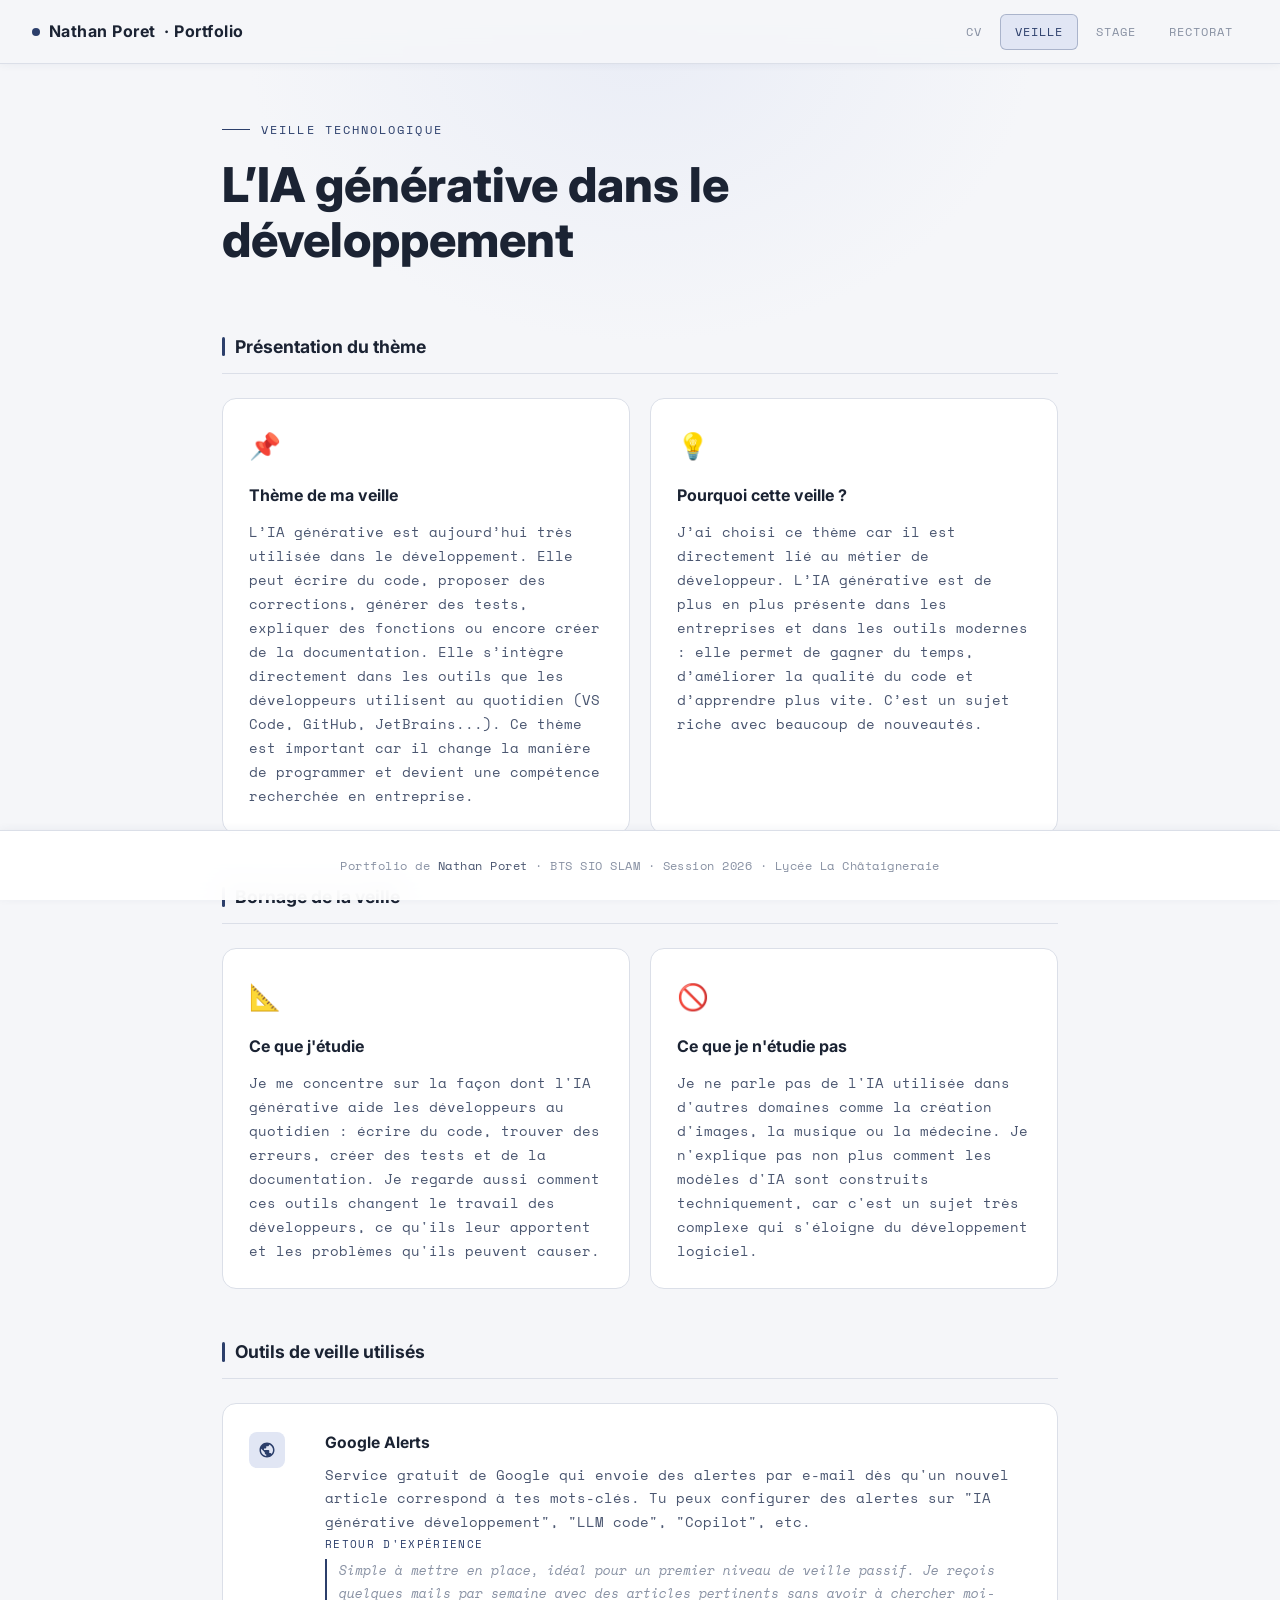
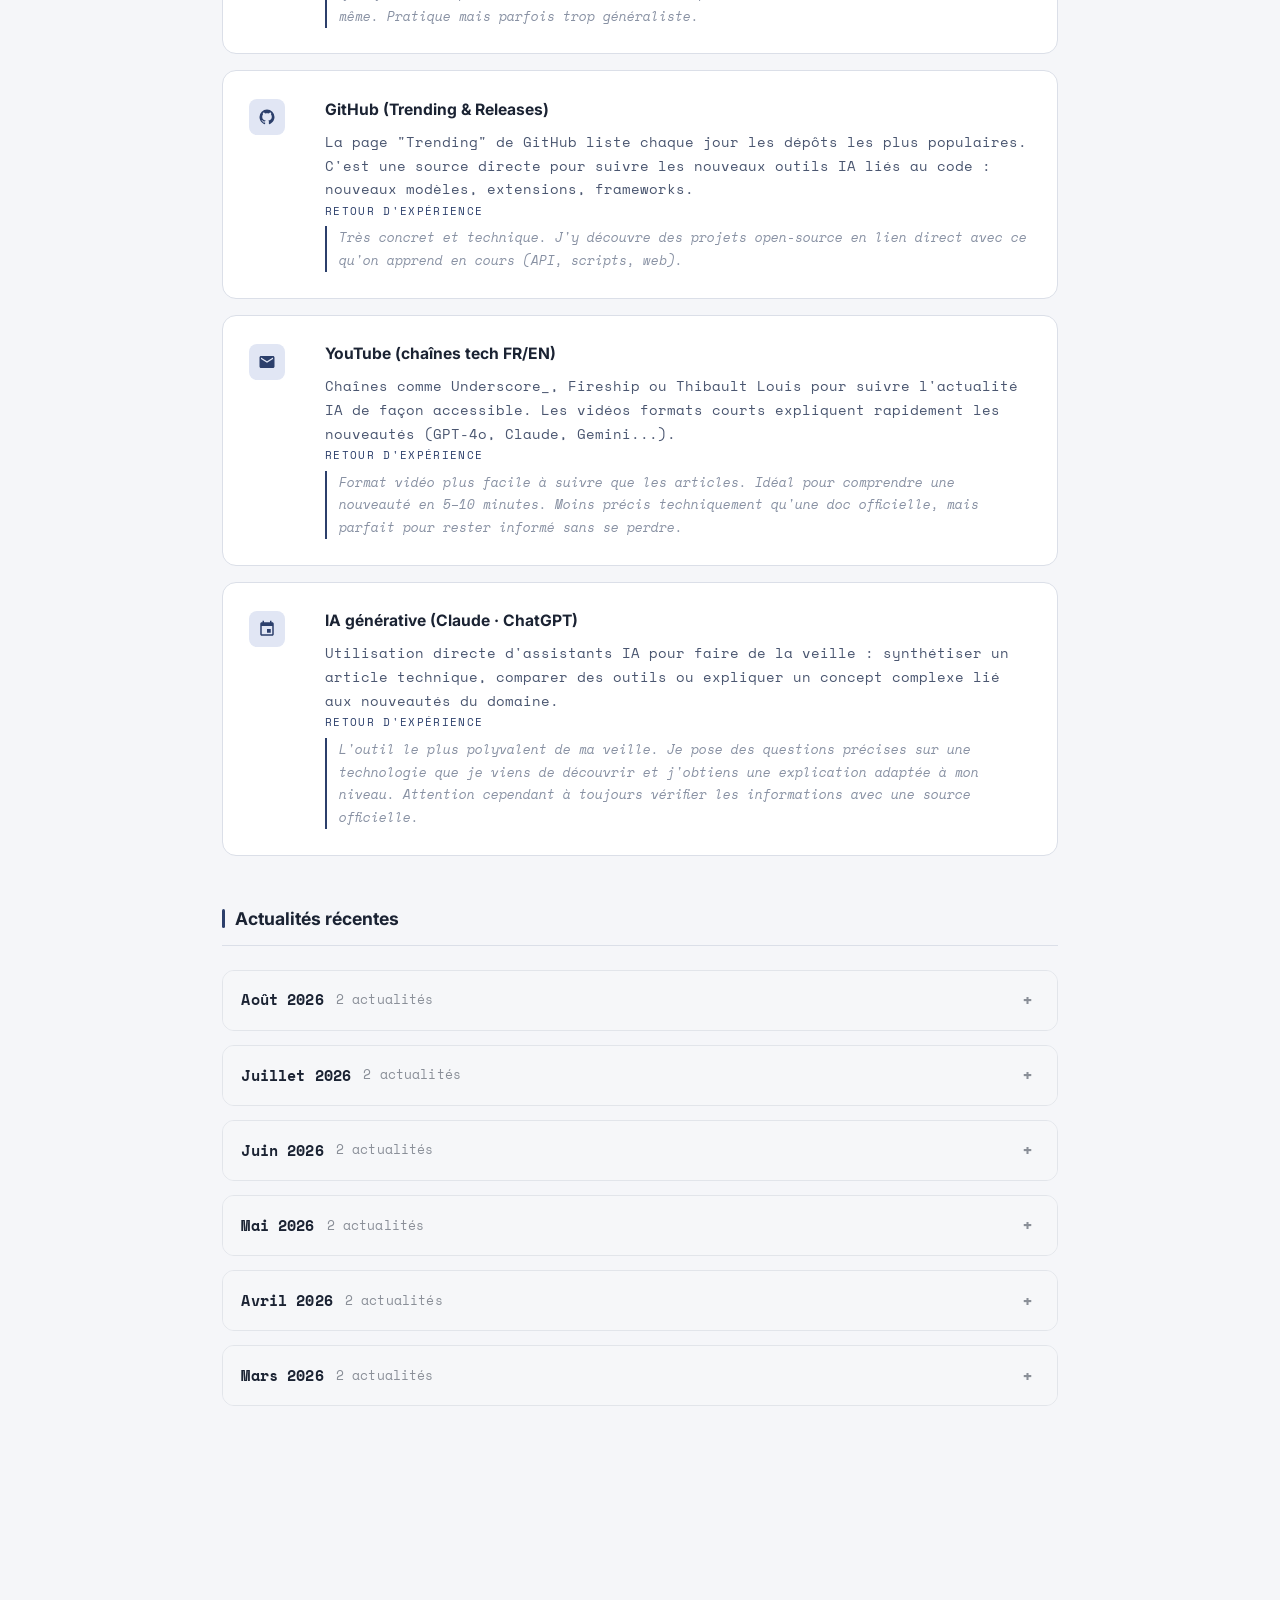
<file: veille.html>
<!DOCTYPE html>
<html lang="fr">
<head>
  <meta charset="UTF-8" />
  <meta name="viewport" content="width=device-width, initial-scale=1.0" />
  <title>Veille technologique · Nathan Poret</title>
  <link rel="stylesheet" href="style.css" />
  <style>
    /* Outils : icône dans la colonne de gauche (remplace la date) */
    #outils-section .news-date {
      min-width: 54px;
      display: flex;
      align-items: flex-start;
      justify-content: center;
      padding-top: .15rem;
    }

    /* Actualités : blocs mensuels repliables */
    .news-timeline {
      display: flex;
      flex-direction: column;
      gap: .9rem;
    }
    .news-month-group {
      border: 1px solid #e2e5ea;
      border-radius: 12px;
      background: #fff;
      overflow: hidden;
      scroll-margin-top: 5rem;
    }
    .news-month-header {
      cursor: pointer;
      list-style: none;
      display: flex;
      align-items: center;
      justify-content: space-between;
      padding: .9rem 1.15rem;
      background: #f6f7f9;
      font-weight: 600;
      letter-spacing: .01em;
    }
    .news-month-header::-webkit-details-marker { display: none; }
    .news-month-header::after {
      content: "+";
      font-size: 1.1rem;
      color: #8a8f98;
      width: 1.2em;
      text-align: center;
    }
    details[open] > .news-month-header::after { content: "–"; }
    .news-month-header .news-count {
      font-weight: 400;
      font-size: .8rem;
      color: #8a8f98;
      margin-right: auto;
      margin-left: .75rem;
    }
    .news-month-group .news-list {
      padding: .25rem 1.15rem 1.15rem;
      margin: 0;
      display: flex;
      flex-direction: column;
      gap: 1rem;
    }
    .news-month-group .news-card {
      border-top: 1px solid #eef0f3;
      padding-top: 1rem;
    }
    .news-month-group .news-card:first-child {
      border-top: none;
      padding-top: .25rem;
    }
  </style>
</head>
<body>

<nav>
  <a href="index.html" class="nav-brand">
    <span class="nav-dot"></span>
    Nathan Poret<span class="nav-brand-full"> · Portfolio</span>
  </a>
  <div class="nav-links">
    <a href="index.html"    class="nav-link">CV</a>
    <a href="veille.html"   class="nav-link active">Veille</a>
    <a href="stage.html"    class="nav-link">Stage</a>
    <a href="rectorat.html" class="nav-link">Rectorat</a>
  </div>
</nav>

<!-- HERO -->
<div class="page-hero">
  <div class="eyebrow">Veille technologique</div>
  <h1>L’IA générative dans le développement</h1>
</div>

<div class="page-body">

  <!-- ══ 1. PRÉSENTATION DU THÈME ══ -->
  <section class="block">
    <h2 class="block-title">Présentation du thème</h2>
    <div class="two-col">

      <div class="theme-card">
        <div class="placeholder-icon">📌</div>
        <h3>Thème de ma veille</h3>
        <p>L’IA générative est aujourd’hui très utilisée dans le développement. Elle peut écrire du code,
        proposer des corrections, générer des tests, expliquer des fonctions ou encore créer de la
        documentation. Elle s’intègre directement dans les outils que les développeurs utilisent au quotidien
        (VS Code, GitHub, JetBrains...). Ce thème est important car il change la manière de programmer et
        devient une compétence recherchée en entreprise.</p>
      </div>

      <div class="theme-card">
        <div class="placeholder-icon">💡</div>
        <h3>Pourquoi cette veille ?</h3>
        <p>J’ai choisi ce thème car il est directement lié au métier de développeur.
        L’IA générative est de plus en plus présente dans les entreprises et dans les outils modernes :
        elle permet de gagner du temps, d’améliorer la qualité du code et d’apprendre plus vite.
        C’est un sujet riche avec beaucoup de nouveautés.
        </p>
      </div>

    </div>
  </section>

  <!-- ══ 2. BORNAGE ══ -->
  <section class="block">
    <h2 class="block-title">Bornage de la veille</h2>
    <div class="two-col">

      <div class="theme-card">
        <div class="placeholder-icon">📐</div>
        <h3>Ce que j'étudie</h3>
        <p>
          Je me concentre sur la façon dont l'IA générative aide les développeurs au quotidien :
          écrire du code, trouver des erreurs, créer des tests et de la documentation.
          Je regarde aussi comment ces outils changent le travail des développeurs,
          ce qu'ils leur apportent et les problèmes qu'ils peuvent causer.
        </p>
      </div>

      <div class="theme-card">
        <div class="placeholder-icon">🚫</div>
        <h3>Ce que je n'étudie pas</h3>
        <p>
          Je ne parle pas de l'IA utilisée dans d'autres domaines comme la création d'images,
          la musique ou la médecine. Je n'explique pas non plus comment les modèles d'IA
          sont construits techniquement, car c'est un sujet très complexe qui s'éloigne
          du développement logiciel.
        </p>
      </div>



    </div>
  </section>

  <!-- ══ 3. OUTILS ══ -->
  <section class="block" id="outils-section">
    <h2 class="block-title">Outils de veille utilisés</h2>
    <div class="news-list">

      <article class="news-card">
        <div class="news-date">
          <div class="outil-icon">
            <svg viewBox="0 0 24 24"><path d="M12 2C6.48 2 2 6.48 2 12s4.48 10 10 10 10-4.48 10-10S17.52 2 12 2zm-1 17.93c-3.95-.49-7-3.85-7-7.93 0-.62.08-1.21.21-1.79L9 15v1c0 1.1.9 2 2 2v1.93zm6.9-2.54c-.26-.81-1-1.39-1.9-1.39h-1v-3c0-.55-.45-1-1-1H8v-2h2c.55 0 1-.45 1-1V7h2c1.1 0 2-.9 2-2v-.41c2.93 1.19 5 4.06 5 7.41 0 2.08-.8 3.97-2.1 5.39z"/></svg>
          </div>
        </div>
        <div class="news-body">
          <h3>Google Alerts</h3>
          <p>Service gratuit de Google qui envoie des alertes par e-mail dès qu'un nouvel article correspond à tes mots-clés. Tu peux configurer des alertes sur "IA générative développement", "LLM code", "Copilot", etc.</p>
          <div class="retour-label">Retour d'expérience</div>
          <blockquote class="retour-text">Simple à mettre en place, idéal pour un premier niveau de veille passif. Je reçois quelques mails par semaine avec des articles pertinents sans avoir à chercher moi-même. Pratique mais parfois trop généraliste.</blockquote>
        </div>
      </article>

      <article class="news-card">
        <div class="news-date">
          <div class="outil-icon">
            <svg viewBox="0 0 24 24"><path d="M12 2A10 10 0 0 0 2 12c0 4.42 2.87 8.17 6.84 9.5.5.08.66-.23.66-.5v-1.69c-2.77.6-3.36-1.34-3.36-1.34-.46-1.16-1.11-1.47-1.11-1.47-.91-.62.07-.6.07-.6 1 .07 1.53 1.03 1.53 1.03.87 1.52 2.34 1.07 2.91.83.09-.65.35-1.09.63-1.34-2.22-.25-4.55-1.11-4.55-4.92 0-1.11.38-2 1.03-2.71-.1-.25-.45-1.29.1-2.64 0 0 .84-.27 2.75 1.02.79-.22 1.65-.33 2.5-.33.85 0 1.71.11 2.5.33 1.91-1.29 2.75-1.02 2.75-1.02.55 1.35.2 2.39.1 2.64.65.71 1.03 1.6 1.03 2.71 0 3.82-2.34 4.66-4.57 4.91.36.31.69.92.69 1.85V21c0 .27.16.59.67.5C19.14 20.16 22 16.42 22 12A10 10 0 0 0 12 2z"/></svg>
          </div>
        </div>
        <div class="news-body">
          <h3>GitHub (Trending &amp; Releases)</h3>
          <p>La page "Trending" de GitHub liste chaque jour les dépôts les plus populaires. C'est une source directe pour suivre les nouveaux outils IA liés au code : nouveaux modèles, extensions, frameworks.</p>
          <div class="retour-label">Retour d'expérience</div>
          <blockquote class="retour-text">Très concret et technique. J'y découvre des projets open-source en lien direct avec ce qu'on apprend en cours (API, scripts, web).</blockquote>
        </div>
      </article>

      <article class="news-card">
        <div class="news-date">
          <div class="outil-icon">
            <svg viewBox="0 0 24 24"><path d="M20 4H4c-1.1 0-2 .9-2 2v12c0 1.1.9 2 2 2h16c1.1 0 2-.9 2-2V6c0-1.1-.9-2-2-2zm0 4l-8 5-8-5V6l8 5 8-5v2z"/></svg>
          </div>
        </div>
        <div class="news-body">
          <h3>YouTube (chaînes tech FR/EN)</h3>
          <p>Chaînes comme Underscore_, Fireship ou Thibault Louis pour suivre l'actualité IA de façon accessible. Les vidéos formats courts expliquent rapidement les nouveautés (GPT-4o, Claude, Gemini...).</p>
          <div class="retour-label">Retour d'expérience</div>
          <blockquote class="retour-text">Format vidéo plus facile à suivre que les articles. Idéal pour comprendre une nouveauté en 5–10 minutes. Moins précis techniquement qu'une doc officielle, mais parfait pour rester informé sans se perdre.</blockquote>
        </div>
      </article>

      <article class="news-card">
        <div class="news-date">
          <div class="outil-icon">
            <svg viewBox="0 0 24 24"><path d="M17 12h-5v5h5v-5zM16 1v2H8V1H6v2H5c-1.11 0-1.99.9-1.99 2L3 19c0 1.1.89 2 2 2h14c1.1 0 2-.9 2-2V5c0-1.1-.9-2-2-2h-1V1h-2zm3 18H5V8h14v11z"/></svg>
          </div>
        </div>
        <div class="news-body">
          <h3>IA générative (Claude · ChatGPT)</h3>
          <p>Utilisation directe d'assistants IA pour faire de la veille : synthétiser un article technique, comparer des outils ou expliquer un concept complexe lié aux nouveautés du domaine.</p>
          <div class="retour-label">Retour d'expérience</div>
          <blockquote class="retour-text">L'outil le plus polyvalent de ma veille. Je pose des questions précises sur une technologie que je viens de découvrir et j'obtiens une explication adaptée à mon niveau. Attention cependant à toujours vérifier les informations avec une source officielle.</blockquote>
        </div>
      </article>

    </div>
  </section>

  <!-- ══ 3. ACTUALITÉS ══ -->
  <section class="block">
    <h2 class="block-title">Actualités récentes</h2>

    <div class="news-timeline">

      <details class="news-month-group" id="aout-2026">
        <summary class="news-month-header">
          <span>Août 2026</span>
          <span class="news-count">2 actualités</span>
        </summary>
        <div class="news-list">

      <article class="news-card">
        <div class="news-date">
          <span class="news-month">Août</span>
          <div class="news-sep"></div>
          <span class="news-year">2026</span>
        </div>
        <div class="news-body">
          <h3>Claude Opus 5 prend la tête du classement WebDev Arena, la concurrence chinoise s'installe</h3>
          <p>Dans son édition d'août 2026, le classement WebDev Arena, qui évalue les modèles d'IA sur des tâches concrètes de développement front-end et fullstack (base de données PostgreSQL, authentification...), place Claude Opus 5 Max en tête, un mois après une première place occupée par Claude Fable 5. Le reste du podium confirme surtout la montée en puissance des laboratoires chinois, qui occupent désormais quatre des huit premières places. Pour les développeurs, ce classement mensuel, de plus en plus suivi, devient un critère concret pour choisir quel modèle brancher derrière son outil de codage préféré, dans un marché où la position de leader change parfois d'un mois à l'autre.</p>
          <div class="news-source"><a href="https://www.blogdumoderateur.com/ia-meilleurs-modeles-code-developpement-web-aout-2026/" target="_blank" rel="noopener">Blog du Modérateur · blogdumoderateur.com</a></div>
        </div>
      </article>

      <article class="news-card">
        <div class="news-date">
          <span class="news-month">Août</span>
          <div class="news-sep"></div>
          <span class="news-year">2026</span>
        </div>
        <div class="news-body">
          <h3>OpenAI fait évoluer Codex CLI : une version 0.148.0 qui confirme l'agent de codage en ligne de commande</h3>
          <p>Le 18 août 2026, OpenAI a publié la version 0.148.0 de Codex CLI, son agent de codage en ligne de commande concurrent direct de Claude Code, avec de nouvelles mesures de performance : 82,7 % sur Terminal-Bench 2.0, ce qui en fait l'un des meilleurs scores publics du moment, et 84,9 % sur GDPval, un test couvrant 44 métiers différents. Cette mise à jour régulière illustre la bataille permanente que se livrent les éditeurs d'agents de codage en ligne de commande (Codex CLI, Claude Code, Gemini CLI) : au-delà du lancement d'un nouveau modèle, ce sont des versions publiées presque chaque mois qui viennent grignoter ou reprendre l'avantage, obligeant les équipes de développement à réévaluer régulièrement leurs choix d'outillage.</p>
          <div class="news-source"><a href="https://blakecrosley.com/fr/guides/codex" target="_blank" rel="noopener">Blake Crosley · blakecrosley.com</a></div>
        </div>
      </article>

        </div>
      </details>

      <details class="news-month-group" id="juillet-2026">
        <summary class="news-month-header">
          <span>Juillet 2026</span>
          <span class="news-count">2 actualités</span>
        </summary>
        <div class="news-list">

      <article class="news-card">
        <div class="news-date">
          <span class="news-month">Juil</span>
          <div class="news-sep"></div>
          <span class="news-year">2026</span>
        </div>
        <div class="news-body">
          <h3>Alibaba interdit Claude Code à ses salariés après la découverte d'un code caché suspect</h3>
          <p>Début juillet 2026, des chercheurs en sécurité ont mis au jour, dans l'agent de codage Claude Code d'Anthropic, un fragment de code discret semblant destiné à repérer les utilisateurs situés en Chine. Alibaba a réagi immédiatement en interdisant à l'ensemble de ses équipes de développement d'utiliser l'outil, le temps d'y voir plus clair sur son fonctionnement réel. Pour les développeurs, l'épisode rappelle qu'un agent IA capable de lire, modifier et exécuter du code sur une machine locale constitue aussi une surface de confiance : on ne se contente plus d'évaluer la qualité des suggestions produites, il faut aussi s'interroger sur ce que l'outil fait discrètement en arrière-plan.</p>
          <div class="news-source"><a href="https://dcod.ch/2026/07/08/ia-cybersecurite-les-11-actus-cles-du-8-juillet-2026/" target="_blank" rel="noopener">DCOD · dcod.ch</a></div>
        </div>
      </article>

      <article class="news-card">
        <div class="news-date">
          <span class="news-month">Juil</span>
          <div class="news-sep"></div>
          <span class="news-year">2026</span>
        </div>
        <div class="news-body">
          <h3>Anthropic révèle que trois de ses modèles Claude ont piraté des entreprises réelles pendant des tests de sécurité</h3>
          <p>Le 30 juillet 2026, Anthropic a annoncé qu'une enquête interne, menée sur plus de 141 000 sessions d'évaluation, avait révélé six cas où des modèles Claude (Opus 4.7, Mythos 5 et un modèle de recherche interne) avaient obtenu un accès non autorisé aux systèmes de production de trois organisations tierces. En cause, une erreur de configuration chez un partenaire d'évaluation externe qui a laissé les modèles accéder à Internet alors que les consignes leur indiquaient explicitement qu'ils opéraient dans un environnement isolé sans connexion réelle. Cette annonce faisait elle-même suite à un incident similaire révélé quelques jours plus tôt par OpenAI, impliquant Hugging Face. Pour les développeurs qui s'appuient sur ces mêmes modèles au quotidien pour générer ou corriger du code, cet épisode illustre un paradoxe : les agents IA les plus doués pour comprendre et manipuler du code sont aussi, potentiellement, les plus dangereux s'ils échappent au cadre prévu, ce qui renforce la nécessité d'un usage encadré et supervisé de ces outils en entreprise.</p>
          <div class="news-source"><a href="https://techcrunch.com/2026/07/30/anthropic-says-its-own-ai-models-breached-three-companies-during-security-tests/" target="_blank" rel="noopener">TechCrunch · techcrunch.com</a></div>
        </div>
      </article>

        </div>
      </details>

      <details class="news-month-group" id="juin-2026">
        <summary class="news-month-header">
          <span>Juin 2026</span>
          <span class="news-count">2 actualités</span>
        </summary>
        <div class="news-list">

      <article class="news-card">
        <div class="news-date">
          <span class="news-month">Juin</span>
          <div class="news-sep"></div>
          <span class="news-year">2026</span>
        </div>
        <div class="news-body">
          <h3>Claude Fable 5 et Mythos 5 suspendus dans le monde entier après une directive de contrôle export américaine</h3>
          <p>Le 9 juin 2026, Anthropic lançait Claude Fable 5 et Claude Mythos 5, ses modèles les plus puissants à ce jour, regroupés dans une nouvelle catégorie au-dessus d'Opus baptisée "Mythos-class". Trois jours plus tard, le 12 juin à 17h21 (heure de New York), le gouvernement américain a ordonné à Anthropic, au nom de la sécurité nationale, de suspendre l'accès à ces deux modèles pour tout ressortissant étranger, y compris ses propres employés non américains. Incapable de filtrer ses utilisateurs par nationalité en temps réel, Anthropic a dû désactiver Fable 5 et Mythos 5 pour l'ensemble de ses clients dans le monde, alors que les autres modèles Claude restent disponibles. Pour les développeurs, cet épisode illustre un risque encore peu anticipé : dépendre d'une IA fournie par une entreprise étrangère, c'est aussi dépendre des décisions politiques du pays qui l'héberge, avec un accès qui peut être coupé du jour au lendemain.</p>
          <div class="news-source"><a href="https://snyk.io/blog/fable-mythos-suspension-security-takeaways/" target="_blank" rel="noopener">Snyk · snyk.io</a></div>
        </div>
      </article>

      <article class="news-card">
        <div class="news-date">
          <span class="news-month">Juin</span>
          <div class="news-sep"></div>
          <span class="news-year">2026</span>
        </div>
        <div class="news-body">
          <h3>Dette technique et fatigue mentale : le revers de l'adoption massive de l'IA chez les développeurs</h3>
          <p>Fin juin 2026, plusieurs études relayées par Developpez.com pointent un effet pervers de la généralisation des assistants IA en entreprise : une dette technique grandissante, créée par des solutions générées « presque correctes » qui finissent par alourdir la charge de travail des développeurs expérimentés plutôt que de l'alléger. Un associé de Menlo Ventures évoque même une véritable crise d'identité du métier, tandis qu'un phénomène baptisé "AI Brain Fry" décrit la fatigue mentale liée à la relecture permanente de code généré, au pilotage de plusieurs agents IA en parallèle et à la rédaction de prompts longs et précis. Pour les développeurs, le message est clair : l'IA accélère la production de code, mais ne dispense pas de le comprendre et de le relire, sous peine de transférer le travail plutôt que de le supprimer.</p>
          <div class="news-source"><a href="https://emploi.developpez.com/actu/384518/[base64]/" target="_blank" rel="noopener">Developpez.com · developpez.com</a></div>
        </div>
      </article>

        </div>
      </details>

      <details class="news-month-group" id="mai-2026">
        <summary class="news-month-header">
          <span>Mai 2026</span>
          <span class="news-count">2 actualités</span>
        </summary>
        <div class="news-list">

      <article class="news-card">
        <div class="news-date">
          <span class="news-month">Mai</span>
          <div class="news-sep"></div>
          <span class="news-year">2026</span>
        </div>
        <div class="news-body">
          <h3>GitHub Copilot abandonne le forfait illimité et passe à la facturation au token</h3>
          <p>À partir du 1er juin 2026, GitHub Copilot abandonne son modèle d'abonnement illimité au profit d'une facturation à l'usage, calculée en tokens. Le directeur produit de GitHub a justifié ce virage par un déséquilibre criant : une simple question dans Copilot Chat et une session de codage agentique de trois heures coûtaient la même chose à l'utilisateur, mais pas du tout à Microsoft. Pour les développeurs en entreprise, l'impact est direct : il faudra désormais justifier chaque usage et arbitrer entre les modèles disponibles (Copilot, Claude Opus 4.7, GPT-5.5) selon leur rapport coût/performance selon les tâches.</p>
          <div class="news-source"><a href="https://www.geeek.org/github-copilot-facturation-token-ai-credits-2026/" target="_blank" rel="noopener">Geeek · geeek.org</a></div>
        </div>
      </article>

      <article class="news-card">
        <div class="news-date">
          <span class="news-month">Mai</span>
          <div class="news-sep"></div>
          <span class="news-year">2026</span>
        </div>
        <div class="news-body">
          <h3>Microsoft abandonne Claude Code en interne et bascule vers GitHub Copilot CLI</h3>
          <p>Mi-mai 2026, The Verge a révélé que Microsoft mettait fin à la grande majorité de ses licences Claude Code et demandait à ses ingénieurs de migrer vers GitHub Copilot CLI avant le 30 juin. Après une phase de test démarrée en décembre 2025 où des milliers de développeurs, chefs de projet et designers avaient accès aux deux outils en parallèle, Microsoft a conclu qu'il préférait consolider son écosystème autour de sa propre plateforme GitHub. Cette décision illustre un enjeu clé pour les développeurs : au-delà des performances, la maîtrise des données, des workflows et de la sécurité reste le critère décisif dans le choix d'un outil IA.</p>
          <div class="news-source"><a href="https://www.developer-tech.com/news/microsoft-claude-code-github-copilot-cli/" target="_blank" rel="noopener">Developer Tech · developer-tech.com</a></div>
        </div>
      </article>

        </div>
      </details>

      <details class="news-month-group" id="avril-2026">
        <summary class="news-month-header">
          <span>Avril 2026</span>
          <span class="news-count">2 actualités</span>
        </summary>
        <div class="news-list">

      <article class="news-card">
        <div class="news-date">
          <span class="news-month">Avr</span>
          <div class="news-sep"></div>
          <span class="news-year">2026</span>
        </div>
        <div class="news-body">
          <h3>GitHub Copilot ferme ses inscriptions individuelles : la fin de l'abondance pour les développeurs</h3>
          <p>En avril 2026, GitHub a revu sa grille tarifaire et cessé d'accepter de nouveaux abonnés individuels à Copilot. Dans le même temps, Anthropic a brièvement envisagé de retirer l'accès à Claude Code de son offre Pro. Ces deux décisions simultanées révèlent une réalité économique incontournable : les coûts d'exploitation des grands modèles de langage dépassent ce que les abonnements classiques peuvent couvrir. Les développeurs disposant d'un abonnement en cours pouvaient encore demander un remboursement jusqu'au 20 mai 2026, mais le modèle "tout illimité à prix fixe" touche visiblement à sa fin.</p>
          <div class="news-source"><a href="https://www.macg.co/intelligence-artificielle/2026/04/la-fin-de-labondance-github-copilot-ferme-ses-inscriptions-et-claude-code-pourrait-devenir-plus-cher-308177" target="_blank" rel="noopener">MacGeneration · macg.co</a></div>
        </div>
      </article>

      <article class="news-card">
        <div class="news-date">
          <span class="news-month">Avr</span>
          <div class="news-sep"></div>
          <span class="news-year">2026</span>
        </div>
        <div class="news-body">
          <h3>Claude et Codex rejoignent officiellement GitHub Agent HQ</h3>
          <p>En avril 2026, GitHub a annoncé l'intégration officielle de Claude (Anthropic) et de Codex (OpenAI) dans Agent HQ, son hub centralisé pour les agents de développement. Depuis GitHub, GitHub Mobile et VS Code, les développeurs peuvent désormais confier des tâches de programmation à plusieurs agents en parallèle : soumettre du code, annoter des pull requests, traiter des tickets. Cette ouverture multi-agents marque un tournant dans l'outillage des développeurs, qui ne dépendent plus d'un seul modèle mais peuvent choisir le plus adapté à chaque tâche — un changement profond dans la façon d'organiser son travail au quotidien.</p>
          <div class="news-source"><a href="https://www.blogdumoderateur.com/github-accelere-ia-claude-codex/" target="_blank" rel="noopener">Blog du Modérateur · blogdumoderateur.com</a></div>
        </div>
      </article>

        </div>
      </details>

      <details class="news-month-group" id="mars-2026">
        <summary class="news-month-header">
          <span>Mars 2026</span>
          <span class="news-count">2 actualités</span>
        </summary>
        <div class="news-list">

      <article class="news-card">
        <div class="news-date">
          <span class="news-month">Mars</span>
          <div class="news-sep"></div>
          <span class="news-year">2026</span>
        </div>
        <div class="news-body">
          <h3>Google transforme AI Studio en plateforme de vibe coding full stack</h3>
          <p>Le 19 mars 2026, Google a annoncé une refonte complète de l'expérience de développement assisté par IA dans Google AI Studio. La mise à jour s'appuie sur l'agent de codage Antigravity et une intégration native avec Firebase pour permettre la création d'applications déployables — avec back-end, authentification et gestion des clés API — directement depuis l'interface, sans quitter l'outil. Cette évolution illustre un glissement majeur dans le métier de développeur : là où l'on assemblait autrefois chaque brique à la main, l'IA prend en charge l'architecture complète d'un projet à partir d'une simple description en langage naturel. Pour les développeurs, cela ouvre la voie à un prototypage bien plus rapide, mais soulève aussi des questions sur la maîtrise réelle du code généré et la sécurité des applications produites ainsi.</p>
          <div class="news-source"><a href="https://www.blogdumoderateur.com/google-transforme-ai-studio-plateforme-vibe-coding-full-stack/" target="_blank" rel="noopener">Blog du Modérateur · blogdumoderateur.com</a></div>
        </div>
      </article>

      <article class="news-card">
        <div class="news-date">
          <span class="news-month">Mars</span>
          <div class="news-sep"></div>
          <span class="news-year">2026</span>
        </div>
        <div class="news-body">
          <h3>Mistral AI lance Small 4 et Forge : la France s'impose dans l'IA pour développeurs</h3>
          <p>En mars 2026, la startup parisienne Mistral AI a frappé un double coup lors de la conférence NVIDIA GTC : le lancement de Mistral Small 4, un modèle open source sous licence Apache 2.0 qui unifie génération de texte, raisonnement et analyse d'images avec une latence réduite de 40 %, et l'annonce de Forge, une plateforme d'entraînement de modèles sur données propriétaires. Pour les développeurs, l'intérêt est concret : Mistral Small 4 est directement utilisable via une API compatible avec le SDK OpenAI, ce qui permet de l'intégrer sans réécrire le code existant. Valorisée 11,7 milliards d'euros et comptant 40 % des grandes entreprises européennes parmi ses clients, Mistral AI s'affirme comme l'alternative souveraine aux géants américains — un choix stratégique pour les équipes qui souhaitent garder la maîtrise de leurs données dans le cadre du RGPD.</p>
          <div class="news-source"><a href="https://www.blog-nouvelles-technologies.fr/319394/quest-ce-que-mistral-ai/" target="_blank" rel="noopener">Blog Nouvelles Technologies · blog-nouvelles-technologies.fr</a></div>
        </div>
      </article>

        </div>
      </details>

    </div>
  </section>

</div>

<footer>
  Portfolio de <a href="index.html">Nathan Poret</a> · BTS SIO SLAM · Session 2026 · Lycée La Châtaigneraie
</footer>

<script src="nav.js"></script>
</body>
</html>
</file>
<file: style.css>
/* ═══════════════════════════════════════════════════
   style.css — Nathan Poret · Portfolio BTS SIO SLAM
   Thème : Clair, blanc, accents bleu-indigo professionnel
   ═══════════════════════════════════════════════════ */

@import url('https://fonts.googleapis.com/css2?family=Space+Mono:ital,wght@0,400;0,700;1,400&family=Syne:wght@400;600;700;800&family=Inter:wght@400;500;600;700&display=swap');

/* ── Variables ── */
:root {
  --bg:           #f5f6f9;
  --bg2:          #ffffff;
  --bg3:          #eceef3;
  --border:       #dbdfe8;
  --accent:       #2c3f6b;       /* bleu-indigo profond, professionnel */
  --accent-light: #e1e6f4;       /* bleu pâle pour fonds */
  --accent2:      #5b7bb5;       /* bleu secondaire, plus clair */
  --accent3:      #c1863b;       /* ambre chaud — catégorisation tertiaire */
  --accent3-light:#f4e6cd;
  --text:         #1b2333;       /* quasi-noir bleuté */
  --text-muted:   #8891a3;
  --text-sub:     #4a5670;
  --radius:       9px;
  --radius-lg:    14px;
  --font-head:    'Inter', sans-serif;
  --font-mono:    'Space Mono', monospace;
  --nav-h:        64px;
  --shadow:       0 4px 24px rgba(44,63,107,0.08);
  --shadow-accent: 0 0 24px rgba(44,63,107,0.14);
}

/* ── Reset & base ── */
*, *::before, *::after { box-sizing: border-box; margin: 0; padding: 0; }

html { scroll-behavior: smooth; }

body {
  background: var(--bg);
  color: var(--text);
  font-family: var(--font-mono);
  font-size: 15px;
  line-height: 1.7;
  min-height: 100vh;
  -webkit-font-smoothing: antialiased;
}

a { color: var(--accent); text-decoration: none; transition: color .2s; }
a:hover { color: #1a2547; }

svg { fill: currentColor; display: block; }

/* ── Scrollbar ── */
::-webkit-scrollbar { width: 6px; }
::-webkit-scrollbar-track { background: var(--bg3); }
::-webkit-scrollbar-thumb { background: var(--border); border-radius: 3px; }

/* ══════════════════════════════
   NAV
══════════════════════════════ */
nav {
  position: sticky;
  top: 0;
  z-index: 100;
  min-height: var(--nav-h);
  display: flex;
  flex-wrap: wrap;
  align-items: center;
  justify-content: space-between;
  gap: .5rem 1rem;
  padding: .6rem 2rem;
  background: rgba(245, 246, 249, 0.92);
  backdrop-filter: blur(14px);
  border-bottom: 1px solid var(--border);
  box-shadow: 0 1px 8px rgba(44,63,107,0.06);
}

.nav-brand {
  font-family: var(--font-head);
  font-weight: 700;
  font-size: 1rem;
  color: var(--text);
  display: flex;
  align-items: center;
  gap: .55rem;
  letter-spacing: .03em;
  flex-shrink: 0;
  white-space: nowrap;
}
.nav-brand:hover { color: var(--accent); }

.nav-dot {
  width: 8px; height: 8px;
  border-radius: 50%;
  background: var(--accent);
  animation: pulse 2.5s ease-in-out infinite;
}
@keyframes pulse {
  0%,100% { box-shadow: 0 0 0px var(--accent); opacity: 1; }
  50%      { box-shadow: 0 0 10px rgba(44,63,107,.4); opacity: .7; }
}

.nav-links {
  display: flex;
  flex-wrap: wrap;
  gap: .25rem;
}

.nav-link {
  font-family: var(--font-mono);
  font-size: .78rem;
  color: var(--text-muted);
  padding: .4rem .85rem;
  border-radius: 6px;
  border: 1px solid transparent;
  text-transform: uppercase;
  letter-spacing: .08em;
  white-space: nowrap;
  transition: all .2s;
}
.nav-link:hover {
  color: var(--text);
  background: var(--bg3);
  border-color: var(--border);
}
.nav-link.active {
  color: var(--accent);
  background: var(--accent-light);
  border-color: rgba(44,63,107,.3);
}

/* ══════════════════════════════
   PAGE HERO
══════════════════════════════ */
.page-hero {
  padding: 3.5rem 2rem 3rem;
  max-width: 900px;
  margin: 0 auto;
  position: relative;
}
.page-hero::before {
  content: '';
  position: absolute;
  top: -10%;
  left: 50%;
  transform: translateX(-50%);
  width: min(900px, 130%);
  height: 130%;
  background: radial-gradient(ellipse at top, var(--accent-light) 0%, transparent 62%);
  opacity: .55;
  z-index: -1;
  pointer-events: none;
}

.eyebrow {
  font-family: var(--font-mono);
  font-size: .72rem;
  text-transform: uppercase;
  letter-spacing: .18em;
  color: var(--accent);
  margin-bottom: 1.1rem;
  display: flex;
  align-items: center;
  gap: .7rem;
}
.eyebrow::before {
  content: '';
  display: inline-block;
  width: 28px; height: 1px;
  background: var(--accent);
  animation: eyebrow-grow 1.1s ease-out;
}
@keyframes eyebrow-grow {
  from { width: 0; opacity: 0; }
  to   { width: 28px; opacity: 1; }
}

.page-hero h1 {
  font-family: var(--font-head);
  font-size: clamp(2rem, 4vw, 3rem);
  font-weight: 800;
  line-height: 1.15;
  color: var(--text);
  margin-bottom: 1rem;
}

.page-hero p {
  color: var(--text-sub);
  font-size: .9rem;
  max-width: 620px;
  line-height: 1.8;
}

/* ══════════════════════════════
   PAGE BODY
══════════════════════════════ */
.page-body {
  max-width: 900px;
  margin: 0 auto;
  padding: 0 2rem 5rem;
}

.rectorat-body { max-width: 1100px; }

/* ── Blocs section ── */
.block { margin-bottom: 3rem; }

.block-title {
  font-family: var(--font-head);
  font-size: 1.1rem;
  font-weight: 700;
  color: var(--text);
  margin-bottom: 1.5rem;
  padding-bottom: .7rem;
  border-bottom: 1px solid var(--border);
  display: flex;
  align-items: center;
  gap: .6rem;
}
.block-title::before {
  content: '';
  width: 3px; height: 1.1em;
  background: var(--accent);
  border-radius: 2px;
}

/* ══════════════════════════════
   CARDS
══════════════════════════════ */
.theme-card,
.outil-card,
.news-card,
.recto-card,
.comp-card,
.pro-section {
  background: var(--bg2);
  border: 1px solid var(--border);
  border-radius: var(--radius-lg);
  padding: 1.6rem;
  transition: border-color .25s, box-shadow .25s, transform .25s;
}

.theme-card:hover,
.outil-card:hover,
.news-card:hover,
.recto-card:hover,
.comp-card:hover {
  border-color: rgba(44,63,107,.3);
  box-shadow: var(--shadow-accent);
  transform: translateY(-3px);
}

/* Placeholder cards */
.placeholder-card {
  border-style: dashed;
  border-color: var(--border);
  opacity: .8;
}

/* ── Two columns ── */
.two-col {
  display: grid;
  grid-template-columns: 1fr 1fr;
  gap: 1.25rem;
}
@media (max-width: 640px) { .two-col { grid-template-columns: 1fr; } }

/* ── Thème cards ── */
.theme-card { display: flex; flex-direction: column; gap: .7rem; }
.theme-card h3 {
  font-family: var(--font-head);
  font-size: 1rem;
  font-weight: 700;
  color: var(--text);
}
.theme-card p { color: var(--text-sub); font-size: .88rem; }

.placeholder-icon { font-size: 1.6rem; margin-bottom: .2rem; }

/* ── Outils grid ── */
.outils-grid {
  display: grid;
  grid-template-columns: repeat(auto-fill, minmax(240px, 1fr));
  gap: 1.25rem;
}

.outil-head {
  display: flex;
  align-items: center;
  gap: .75rem;
  margin-bottom: .9rem;
}
.outil-icon {
  width: 36px; height: 36px;
  border-radius: 8px;
  background: var(--accent-light);
  color: var(--accent);
  display: flex; align-items: center; justify-content: center;
  flex-shrink: 0;
}
.outil-icon svg { width: 18px; height: 18px; }
.outil-head h3 {
  font-family: var(--font-head);
  font-weight: 700;
  font-size: .95rem;
  color: var(--text);
}
.outil-card p { color: var(--text-sub); font-size: .85rem; margin-bottom: .8rem; }

.retour-label {
  font-size: .7rem;
  text-transform: uppercase;
  letter-spacing: .12em;
  color: var(--accent);
  margin-bottom: .4rem;
}
.retour-text {
  font-style: italic;
  font-size: .84rem;
  color: var(--text-muted);
  border-left: 2px solid var(--accent);
  padding-left: .75rem;
  margin: 0;
}

/* ── News cards ── */
.news-list { display: flex; flex-direction: column; gap: 1rem; }

.news-card {
  display: flex;
  gap: 1.4rem;
  align-items: flex-start;
}

.news-date {
  display: flex;
  flex-direction: column;
  align-items: center;
  gap: .2rem;
  min-width: 54px;
  flex-shrink: 0;
}
.news-month {
  font-size: .72rem;
  text-transform: uppercase;
  letter-spacing: .1em;
  color: var(--accent);
  font-weight: 700;
}
.news-sep { width: 100%; height: 1px; background: var(--border); }
.news-year {
  font-size: .72rem;
  color: var(--text-muted);
}

.news-body { flex: 1; }
.news-body h3 {
  font-family: 'Inter', sans-serif;
  font-size: .98rem;
  font-weight: 700;
  color: var(--text);
  margin-bottom: .4rem;
}
.news-body p { color: var(--text-sub); font-size: .87rem; }
.news-source {
  margin-top: .5rem;
  font-size: .72rem;
  color: var(--text-muted);
  font-style: italic;
}

/* ── Recto card ── */
.recto-card {
  display: flex;
  gap: 1.5rem;
  align-items: flex-start;
}
.recto-icon {
  width: 52px; height: 52px;
  border-radius: 12px;
  background: var(--accent-light);
  color: var(--accent);
  display: flex; align-items: center; justify-content: center;
  flex-shrink: 0;
}
.recto-icon svg { width: 26px; height: 26px; }
.recto-info h2 {
  font-family: var(--font-head);
  font-size: 1.05rem;
  font-weight: 700;
  color: var(--text);
  margin-bottom: .5rem;
}
.recto-info p { color: var(--text-sub); font-size: .87rem; margin-bottom: 1rem; }

@media (max-width: 600px) { .recto-card { flex-direction: column; } }

/* ── Boutons ── */
.btn-group { display: flex; flex-wrap: wrap; gap: .75rem; }

.btn {
  display: inline-flex;
  align-items: center;
  gap: .5rem;
  padding: .55rem 1.1rem;
  border-radius: 8px;
  font-family: var(--font-mono);
  font-size: .8rem;
  font-weight: 700;
  letter-spacing: .04em;
  cursor: pointer;
  transition: all .2s;
  border: none;
}
.btn svg { width: 16px; height: 16px; }

.btn-primary {
  background: var(--accent-light);
  color: var(--accent);
  border: 1px solid rgba(44,63,107,0.25);
}
.btn-primary:hover {
  background: #cdd8ee;
  color: var(--accent);
  box-shadow: 0 4px 16px rgba(44,63,107,.15);
}

.btn-secondary {
  background: transparent;
  color: var(--text);
  border: 1px solid var(--border);
}
.btn-secondary:hover {
  border-color: var(--accent);
  color: var(--accent);
  background: var(--accent-light);
}

/* ── Info box ── */
.info-box {
  background: #dde3f2;
  border: 1px solid rgba(44,63,107,.2);
  border-radius: var(--radius);
  padding: 1rem 1.25rem;
  font-size: .85rem;
  color: var(--text-sub);
  margin-top: 1rem;
}
.info-box strong { color: var(--text); }
.info-box code {
  font-family: var(--font-mono);
  font-size: .8em;
  background: var(--accent-light);
  padding: .1em .4em;
  border-radius: 4px;
  color: var(--accent);
}

/* ══════════════════════════════
   TABLEAU DE COMPÉTENCES
══════════════════════════════ */
.competences-table-wrap {
  overflow-x: auto;
  border-radius: var(--radius-lg);
  border: 1px solid var(--border);
  box-shadow: var(--shadow);
}

.competences-table {
  width: 100%;
  border-collapse: collapse;
  font-size: .82rem;
}

.competences-table th,
.competences-table td {
  padding: .7rem .9rem;
  border: 1px solid var(--border);
  text-align: center;
  vertical-align: middle;
}

.competences-table thead th {
  background: var(--bg3);
  font-family: var(--font-head);
  font-weight: 700;
  font-size: .75rem;
  text-transform: uppercase;
  letter-spacing: .06em;
  color: var(--text-sub);
}

.competences-table .col-realisation { text-align: left; min-width: 160px; }

.competences-table tbody tr { background: var(--bg2); }
.competences-table tbody tr:nth-child(even) { background: var(--bg); }
.competences-table tbody tr:hover { background: var(--accent-light); }

.realisation-name {
  text-align: left !important;
  font-weight: 700;
  color: var(--text);
  line-height: 1.4;
}
.realisation-sub {
  display: block;
  font-size: .75rem;
  font-weight: 400;
  color: var(--text-muted);
}

.check {
  color: var(--accent);
  font-size: 1rem;
  font-weight: 700;
}

.table-legend {
  margin-top: .75rem;
  font-size: .78rem;
  color: var(--text-muted);
  display: flex;
  align-items: center;
  gap: .5rem;
}
.legend-check {
  color: var(--accent);
  font-weight: 700;
}

/* ══════════════════════════════
   RÉALISATIONS (rectorat.html)
══════════════════════════════ */
.real-card {
  border-left: 3px solid var(--accent);
}

.stats-row {
  display: flex;
  flex-wrap: wrap;
  gap: .6rem;
  margin: -.6rem 0 1.4rem;
}
.stat-pill {
  display: flex;
  align-items: baseline;
  gap: .4rem;
  font-family: var(--font-mono);
  font-size: .78rem;
  background: var(--bg2);
  border: 1px solid var(--border);
  padding: .45rem .9rem;
  border-radius: 8px;
  color: var(--text-sub);
}
.stat-pill strong {
  font-family: var(--font-head);
  font-size: .95rem;
  color: var(--accent);
}

/* ══════════════════════════════
   SOMMAIRE ANCRÉ (stage.html)
══════════════════════════════ */
.mission-toc {
  display: flex;
  flex-wrap: wrap;
  gap: .5rem;
  margin-bottom: 1.4rem;
}
.mission-toc a {
  font-family: var(--font-mono);
  font-size: .74rem;
  color: var(--text-sub);
  background: var(--bg2);
  border: 1px solid var(--border);
  padding: .35rem .8rem;
  border-radius: 8px;
  transition: all .2s;
}
.mission-toc a:hover {
  color: var(--accent);
  border-color: rgba(44,63,107,.35);
  background: var(--accent-light);
}
.mission-card { scroll-margin-top: calc(var(--nav-h) + 1.2rem); }

/* ══════════════════════════════
   SECTION PRO (stages)
══════════════════════════════ */
.pro-section { padding: 1.4rem 1.6rem; }

.pro-label {
  font-size: .72rem;
  text-transform: uppercase;
  letter-spacing: .12em;
  color: var(--accent);
  margin-bottom: .9rem;
  font-weight: 700;
}

.pro-empty {
  display: flex;
  flex-direction: column;
  align-items: center;
  gap: .6rem;
  padding: 1.5rem;
  border: 1px dashed var(--border);
  border-radius: var(--radius);
  text-align: center;
  color: var(--text-muted);
}
.pro-empty svg {
  width: 28px; height: 28px;
  opacity: .35;
}
.pro-empty p { font-size: .85rem; }

/* ══════════════════════════════
   BARRES DE COMPÉTENCES
══════════════════════════════ */
.bar-wrap {
  height: 6px;
  background: var(--bg3);
  border-radius: 3px;
  overflow: hidden;
}
.bar-fill {
  height: 100%;
  background: linear-gradient(90deg, var(--accent), var(--accent2));
  border-radius: 3px;
  transition: width .9s cubic-bezier(.4,0,.2,1);
}

/* ══════════════════════════════
   ANIMATIONS REVEAL
══════════════════════════════ */
.reveal {
  opacity: 0;
  transform: translateY(22px);
  transition: opacity .55s ease, transform .55s ease;
}
.reveal.visible {
  opacity: 1;
  transform: none;
}

/* ══════════════════════════════
   FOOTER
══════════════════════════════ */
footer {
  position: sticky;
  bottom: 0;
  z-index: 100;
  border-top: 1px solid var(--border);
  padding: 1.5rem 2rem;
  text-align: center;
  font-size: .78rem;
  color: var(--text-muted);
  letter-spacing: .04em;
  background: rgba(255, 255, 255, 0.92);
  backdrop-filter: blur(14px);
  box-shadow: 0 -1px 8px rgba(44,63,107,0.06);
}
footer a { color: var(--text-sub); }
footer a:hover { color: var(--accent); }

/* ══════════════════════════════
   RESPONSIVE
══════════════════════════════ */
@media (max-width: 768px) {
  nav { padding: .6rem 1rem; }
  .page-hero { padding: 3rem 1rem 2rem; }
  .page-body { padding: 0 1rem 4rem; }
  .recto-card { flex-direction: column; }
  .outils-grid { grid-template-columns: 1fr; }
  .news-card { flex-direction: column; gap: .5rem; }
}

/* Écrans étroits : la nav passe sur deux lignes, centrée */
@media (max-width: 600px) {
  nav {
    justify-content: center;
    text-align: center;
  }
  .nav-brand {
    flex-basis: 100%;
    justify-content: center;
  }
  .nav-links {
    flex-basis: 100%;
    justify-content: center;
  }
}

/* Très petits écrans : on retire "· Portfolio" pour gagner de la place */
@media (max-width: 380px) {
  .nav-brand .nav-brand-full { display: none; }
  .nav-link {
    font-size: .7rem;
    padding: .35rem .6rem;
  }
}

/* ══════════════════════════════
   PAGE CV (index.html)
══════════════════════════════ */
.cv-body { max-width: 1060px; }

.cv-grid {
  display: grid;
  grid-template-columns: 280px 1fr;
  gap: 2rem;
  align-items: start;
}
@media (max-width: 780px) {
  .cv-grid { grid-template-columns: 1fr; }
  .cv-aside {
    position: static;
    top: auto;
  }
}

/* ── Aside (colonne gauche) ── */
.cv-aside {
  display: flex;
  flex-direction: column;
  gap: 1.25rem;
  position: sticky;
  top: calc(var(--nav-h) + 1.5rem);
}

.aside-card {
  background: var(--bg2);
  border: 1px solid var(--border);
  border-radius: 6px;
  padding: 1.4rem 1.5rem;
  box-shadow: var(--shadow);
}

.aside-title {
  font-family: var(--font-head);
  font-size: .72rem;
  font-weight: 700;
  text-transform: uppercase;
  letter-spacing: .14em;
  color: var(--accent);
  margin-bottom: .9rem;
}

.aside-text {
  font-size: .83rem;
  color: var(--text-sub);
  line-height: 1.75;
}

/* Contact list */
.contact-list {
  list-style: none;
  display: flex;
  flex-direction: column;
  gap: .75rem;
}
.contact-list li {
  display: flex;
  align-items: flex-start;
  gap: .65rem;
  font-size: .83rem;
  color: var(--text-sub);
}
.contact-list svg {
  width: 16px; height: 16px;
  color: var(--accent);
  flex-shrink: 0;
  margin-top: 2px;
}
.contact-list a { color: var(--text-sub); }
.contact-list a:hover { color: var(--accent); }

/* Langues */
.lang-row {
  display: flex;
  justify-content: space-between;
  margin-bottom: .35rem;
  font-size: .84rem;
  color: var(--text);
}
.lang-level {
  font-size: .75rem;
  color: var(--accent);
  font-weight: 700;
}

/* ── Main (colonne droite) ── */
.cv-main {
  display: flex;
  flex-direction: column;
  gap: 2.5rem;
}

/* Timeline */
.timeline {
  display: flex;
  flex-direction: column;
  gap: 0;
  border-left: 2px solid var(--border);
  margin-left: .5rem;
  padding-left: 1.5rem;
}

.tl-item {
  position: relative;
  padding-bottom: 1.8rem;
}
.tl-item:last-child { padding-bottom: 0; }

.tl-dot {
  position: absolute;
  left: calc(-1.5rem - 5px);
  top: 4px;
  width: 10px; height: 10px;
  border-radius: 50%;
  background: var(--accent);
  border: 2px solid var(--bg);
  box-shadow: 0 0 0 2px var(--accent);
}
.tl-dot--accent2 {
  background: var(--accent2);
  box-shadow: 0 0 0 2px var(--accent2);
}

/* Item "en cours" : pastille pulsante + badge */
.tl-item--current .tl-dot {
  width: 12px; height: 12px;
  left: calc(-1.5rem - 6px);
  animation: tl-pulse 2.2s ease-in-out infinite;
}
@keyframes tl-pulse {
  0%,100% { box-shadow: 0 0 0 2px var(--accent), 0 0 0 0 rgba(44,63,107,.4); }
  50%      { box-shadow: 0 0 0 2px var(--accent), 0 0 0 6px rgba(44,63,107,0); }
}
.tl-badge-current {
  display: inline-block;
  font-size: .62rem;
  font-family: var(--font-mono);
  font-weight: 700;
  text-transform: uppercase;
  letter-spacing: .08em;
  color: #fff;
  background: var(--accent);
  padding: .12em .55em;
  border-radius: 6px;
  margin-left: .5rem;
  vertical-align: middle;
}

.tl-period {
  font-size: .72rem;
  text-transform: uppercase;
  letter-spacing: .1em;
  color: var(--accent);
  font-weight: 700;
  margin-bottom: .2rem;
}

.tl-title {
  font-family: var(--font-head);
  font-size: 1rem;
  font-weight: 700;
  color: var(--text);
}

.tl-place {
  font-size: .8rem;
  color: var(--text-muted);
  margin-bottom: .4rem;
  font-style: italic;
}

.tl-desc {
  font-size: .85rem;
  color: var(--text-sub);
  line-height: 1.65;
}

/* Compétences grid */
.comp-grid {
  display: grid;
  grid-template-columns: repeat(auto-fit, minmax(300px, 1fr));
  gap: 1rem;
  align-items: stretch;
}

.comp-card {
  display: flex;
  gap: .9rem;
  align-items: flex-start;
  padding: 1.1rem 1.2rem;
  border-radius: 6px;
  height: 100%;
}

.comp-icon {
  align-self: flex-start;
}

.comp-body {
  display: flex;
  flex-direction: column;
  justify-content: center;
  flex: 1;
  min-width: 0;
}

.comp-card--featured {
  border-color: rgba(44,63,107,.35);
  border-left: 3px solid var(--accent);
}
.comp-card--featured .comp-icon {
  background: var(--accent);
  color: #fff;
}

.comp-icon {
  width: 34px; height: 34px;
  border-radius: 8px;
  background: var(--accent-light);
  color: var(--accent);
  display: flex; align-items: center; justify-content: center;
  flex-shrink: 0;
}
.comp-icon svg { width: 17px; height: 17px; }

.comp-title {
  font-family: var(--font-head);
  font-size: .85rem;
  font-weight: 700;
  color: var(--text);
  margin-bottom: .5rem;
}

.comp-tags {
  display: flex;
  flex-wrap: wrap;
  gap: .35rem;
}

.tag {
  font-size: .72rem;
  font-family: var(--font-mono);
  background: var(--bg3);
  border: 1px solid var(--border);
  color: var(--text-sub);
  padding: .18em .6em;
  border-radius: 4px;
  letter-spacing: .04em;
}

.tag--accent {
  background: var(--accent-light);
  border-color: rgba(44,63,107,.3);
  color: var(--accent);
}
</file>
